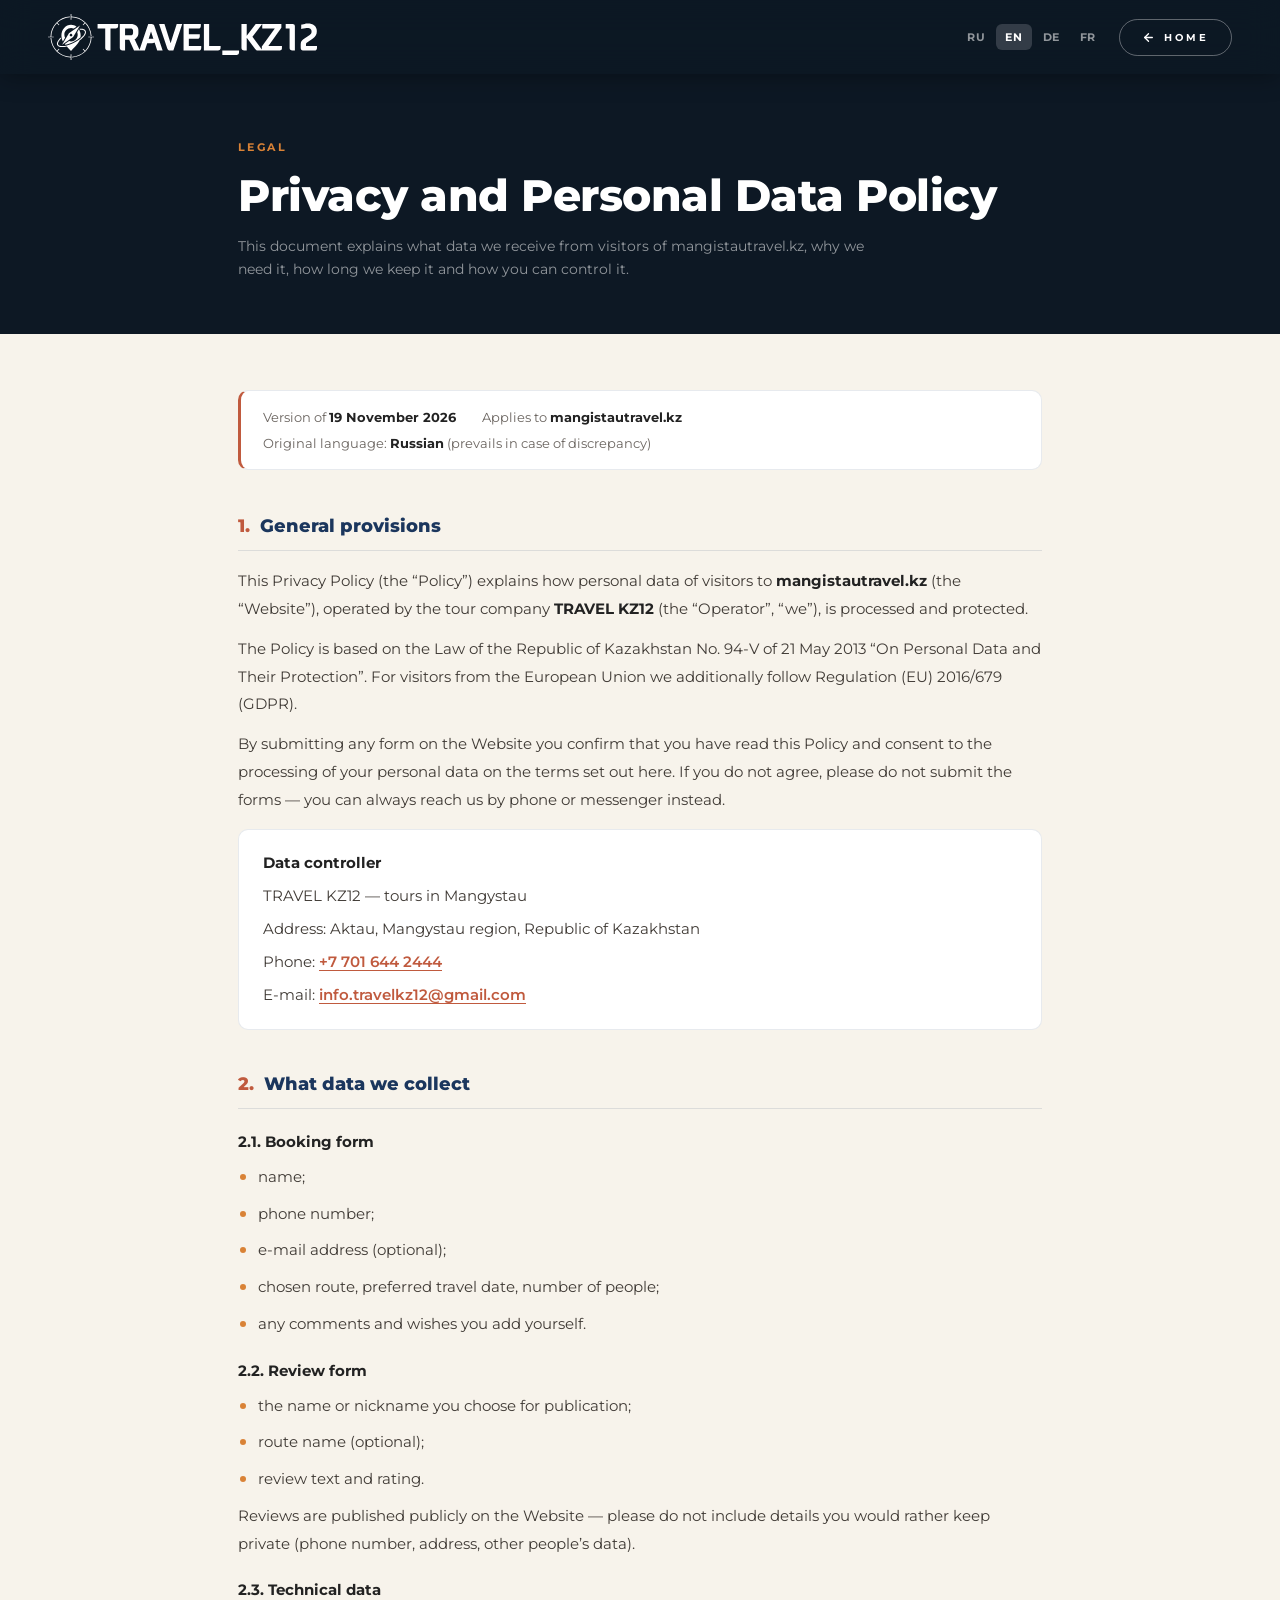
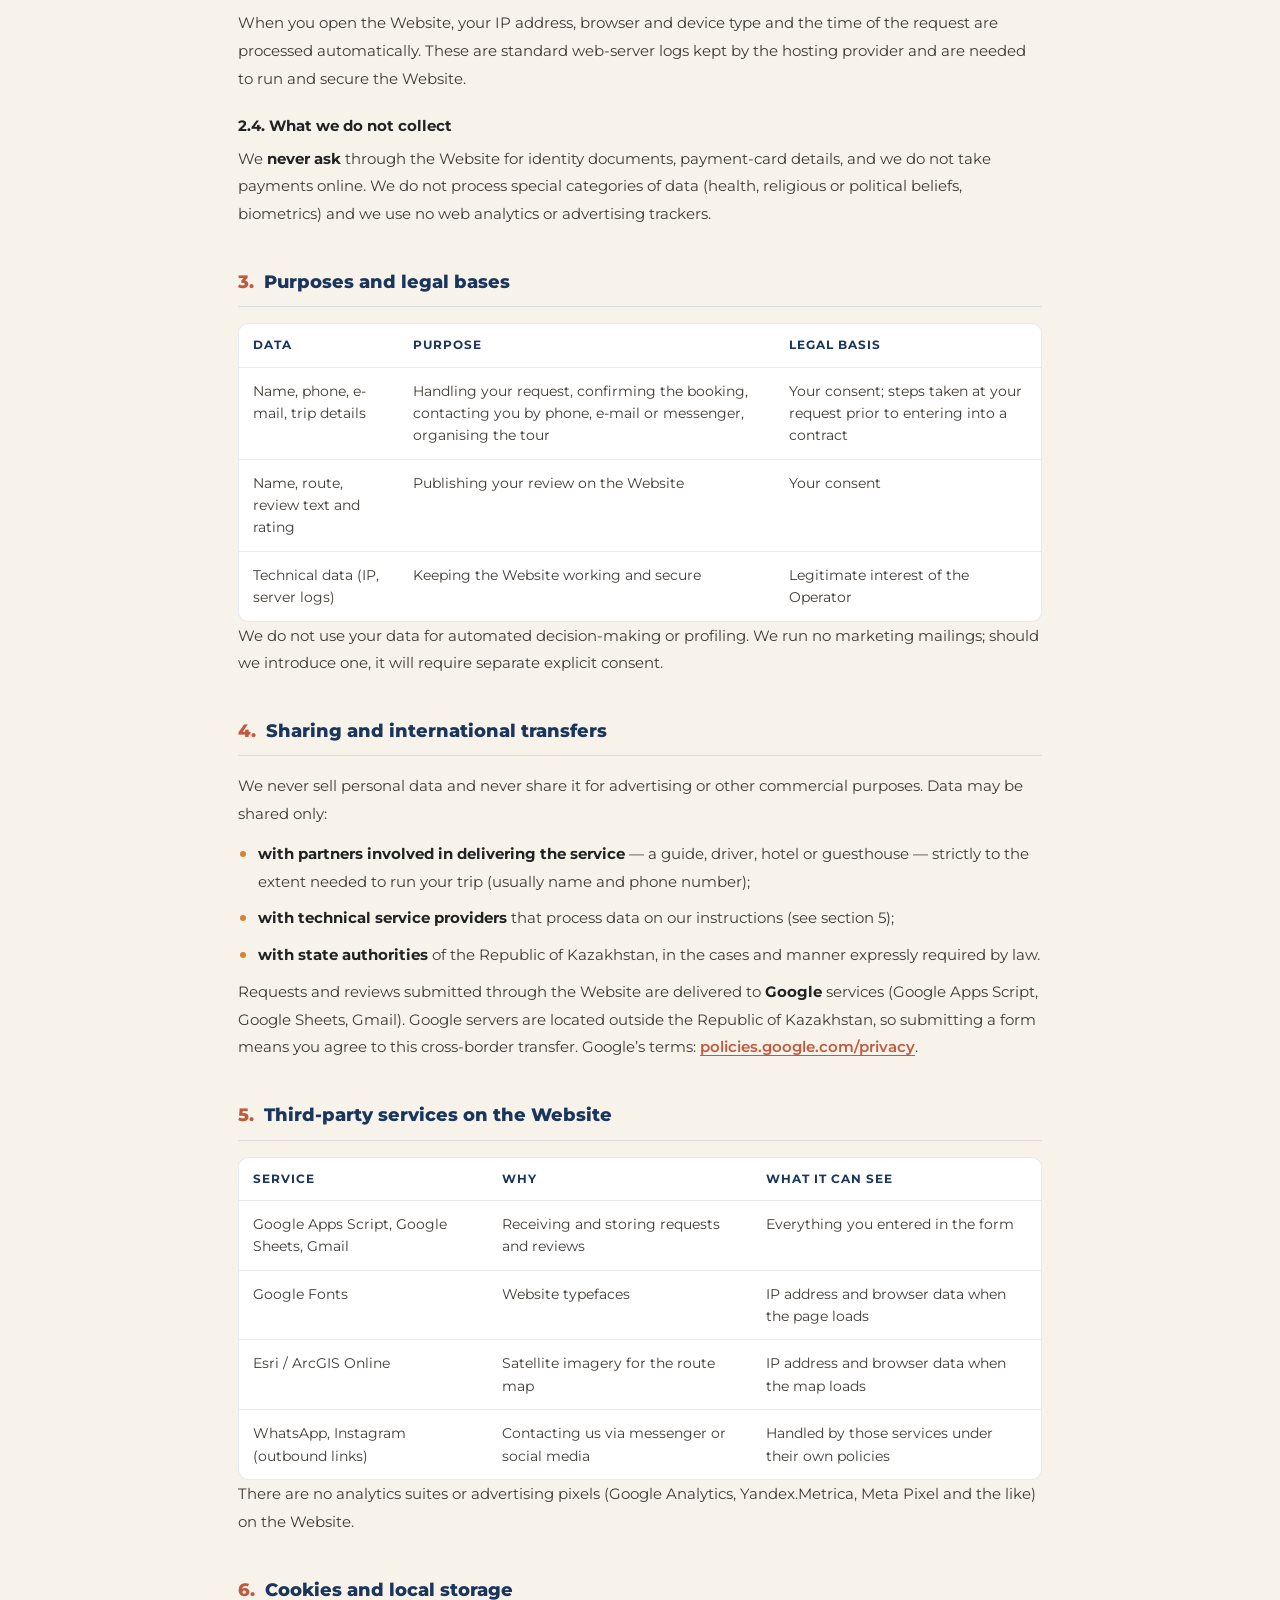
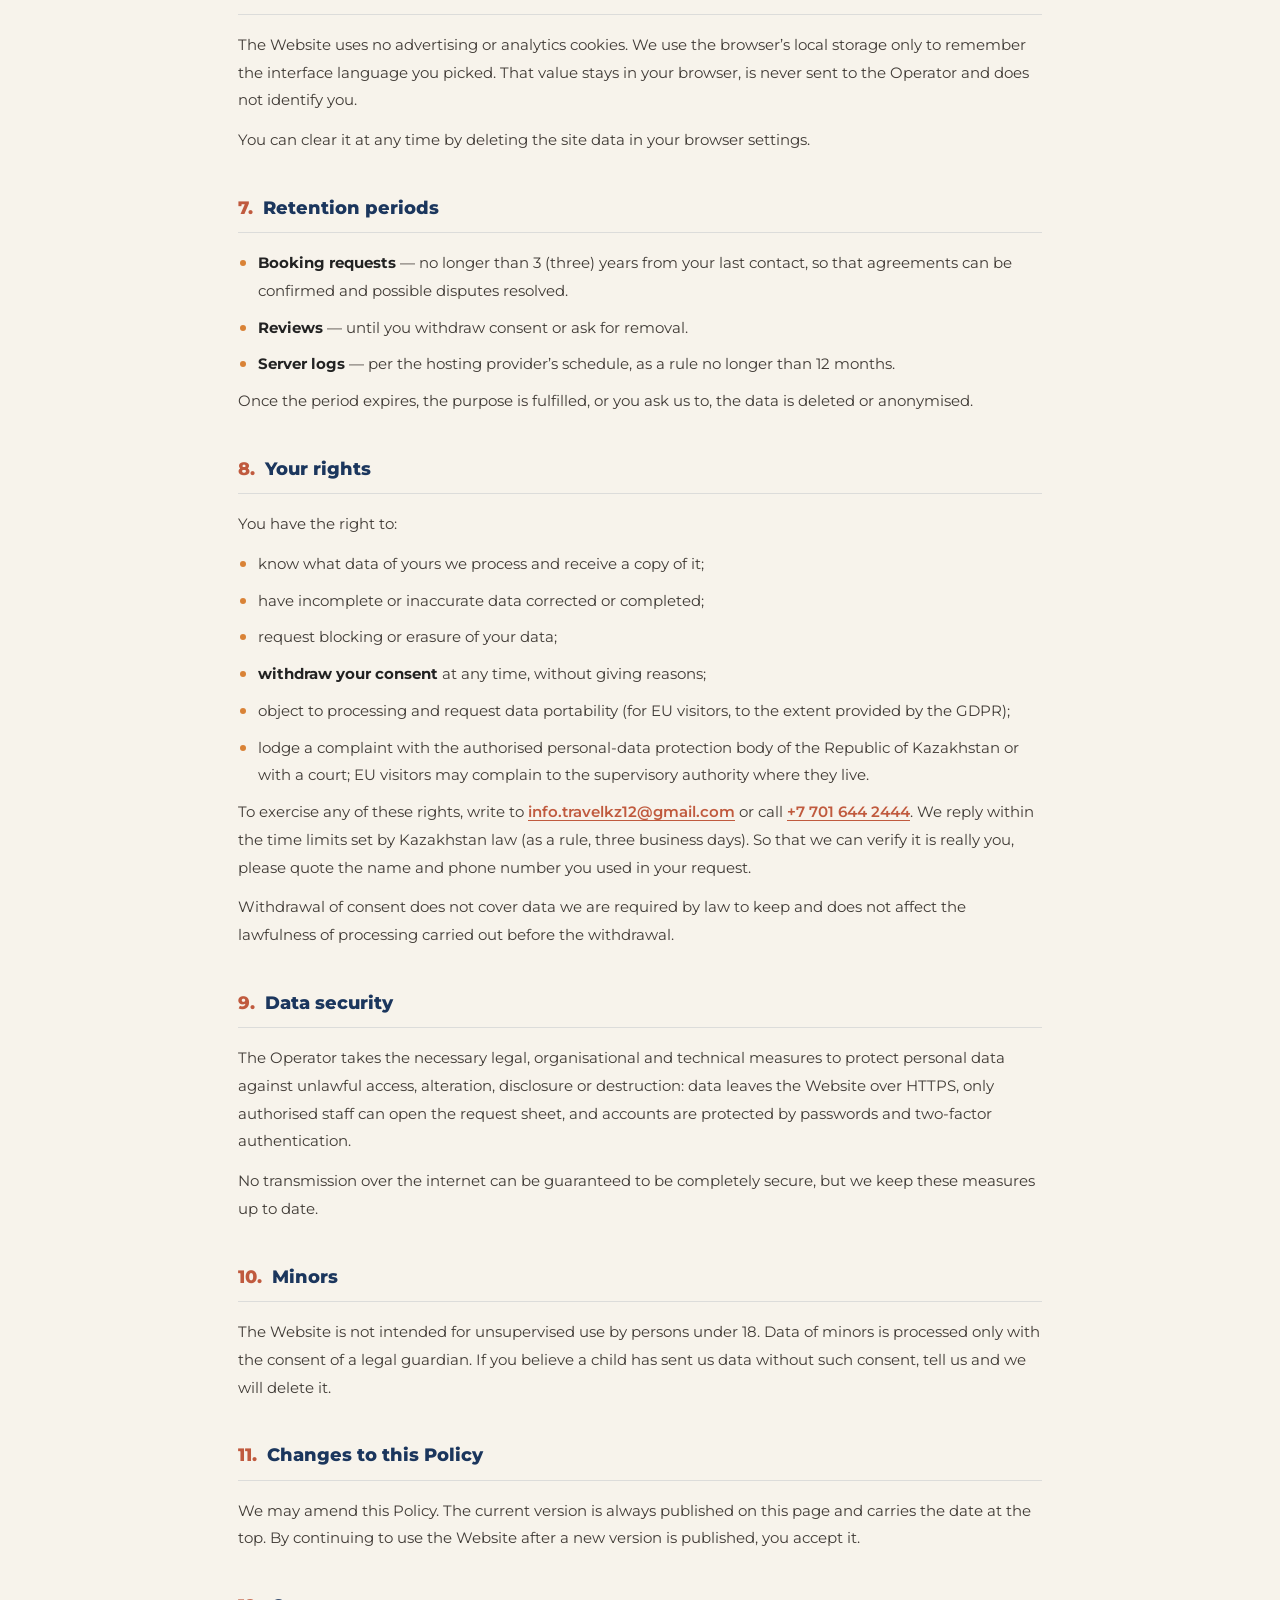
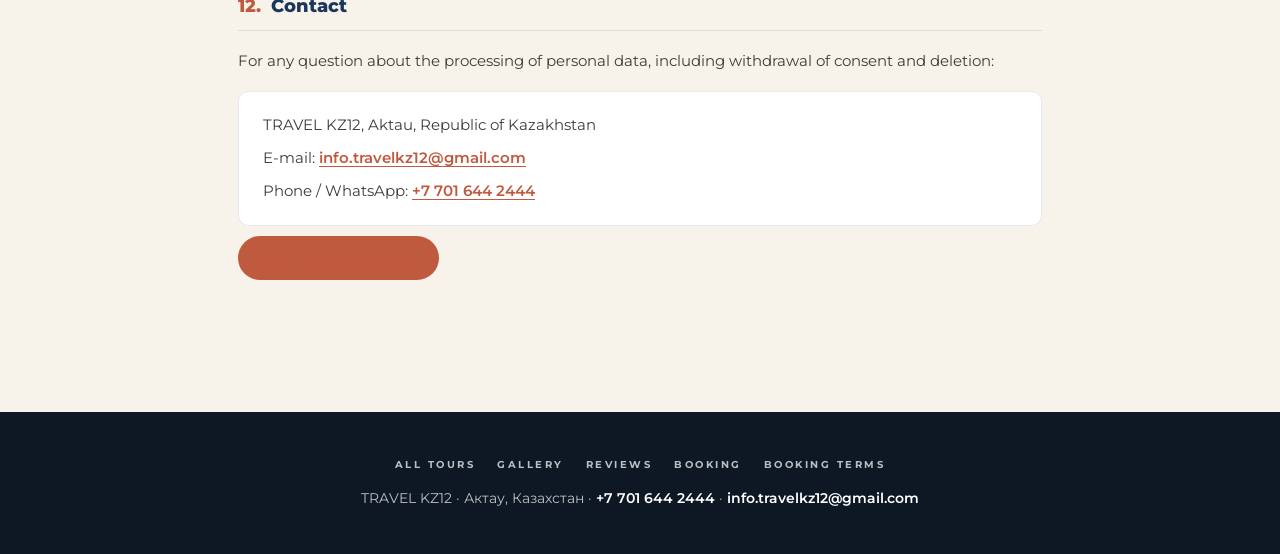
<file: privacy.html>
<!DOCTYPE html>
<html lang="ru">
<head>
  <meta charset="UTF-8">
  <meta name="viewport" content="width=device-width, initial-scale=1.0">

  <title>Политика конфиденциальности — TRAVEL KZ12 | Туры по Мангистау</title>
  <meta name="description" content="Политика конфиденциальности и обработки персональных данных сайта mangistautravel.kz: какие данные мы собираем, зачем, сколько храним и как отозвать согласие.">
  <meta name="robots" content="index, follow">
  <link rel="canonical" href="https://mangistautravel.kz/privacy.html">
  <!-- Icons -->
  <link rel="icon" href="favicon.svg" type="image/svg+xml">
  <link rel="icon" href="favicon-96.png" sizes="96x96" type="image/png">
  <link rel="apple-touch-icon" href="apple-touch-icon.png">

  <meta property="og:type" content="article">
  <meta property="og:url" content="https://mangistautravel.kz/privacy.html">
  <meta property="og:title" content="Политика конфиденциальности — TRAVEL KZ12">
  <meta property="og:description" content="Как TRAVEL KZ12 обрабатывает и защищает персональные данные посетителей сайта.">
  <meta property="og:locale" content="ru_RU">
  <meta property="og:site_name" content="TRAVEL KZ12">
  <meta name="twitter:card" content="summary_large_image">
  <meta property="og:image" content="https://mangistautravel.kz/og-image.png">
  <meta property="og:image:width" content="1200">
  <meta property="og:image:height" content="630">
  <meta property="og:image:alt" content="TRAVEL KZ12 — туры по Мангистау">
  <meta name="twitter:image" content="https://mangistautravel.kz/og-image.png">

  <link rel="preconnect" href="https://fonts.googleapis.com">
  <link rel="preconnect" href="https://fonts.gstatic.com" crossorigin>
  <link href="https://fonts.googleapis.com/css2?family=Montserrat:wght@300;400;500;600;700;800;900&display=swap" rel="stylesheet">
  <link rel="stylesheet" href="tour.css?v=20261120">

  <link rel="stylesheet" href="legal.css?v=20261120">
</head>
<body>

<!-- ===================== HEADER ===================== -->
<header class="tp-nav">
  <a href="index.html" class="nav-logo" aria-label="TRAVEL KZ12">
    <img src="NEW-LOGO.svg" alt="TRAVEL KZ12" height="46" width="auto">
  </a>
  <div class="tp-nav-right">
    <div class="pp-lang" id="ppLang">
      <button type="button" data-lang="ru">RU</button>
      <button type="button" data-lang="en">EN</button>
      <button type="button" data-lang="de">DE</button>
      <button type="button" data-lang="fr">FR</button>
    </div>
    <a href="index.html" class="tp-back"><svg width="13" height="13" viewBox="0 0 24 24" fill="none" stroke="currentColor" stroke-width="2.5" stroke-linecap="round" stroke-linejoin="round" aria-hidden="true"><line x1="19" y1="12" x2="5" y2="12"/><polyline points="12 19 5 12 12 5"/></svg><span data-ui="back">На главную</span></a>
  </div>
</header>

<!-- ===================== HERO ===================== -->
<section class="pp-head">
  <div class="container">
    <span class="pp-eyebrow" data-ui="eyebrow">Правовая информация</span>
    <h1 data-ui="title">Политика конфиденциальности и обработки персональных данных</h1>
    <p data-ui="sub">Документ описывает, какие данные мы получаем от посетителей сайта mangistautravel.kz, зачем они нужны, сколько хранятся и как вы можете ими управлять.</p>
  </div>
</section>

<main class="pp-main">
  <div class="container">

<!-- ============================================================
     RU — основная (юридически значимая) редакция
     TODO владельцу сайта: подставьте полное юридическое наименование
     (ИП «…» / ТОО «…») и БИН/ИИН в блок «Оператор» в разделе 1,
     и продублируйте их в EN/DE/FR-версиях ниже.
============================================================ -->
<article class="pp-doc" data-doc="ru">

  <div class="pp-meta">
    <span>Редакция от <b>19 ноября 2026 г.</b></span>
    <span>Действует для сайта <b>mangistautravel.kz</b></span>
    <span>Язык оригинала: <b>русский</b></span>
  </div>

  <section class="pp-sec">
    <h2><span>1.</span>Общие положения</h2>
    <p>Настоящая Политика конфиденциальности (далее — «Политика») определяет порядок обработки и защиты персональных данных посетителей сайта <strong>mangistautravel.kz</strong> (далее — «Сайт»), принадлежащего туристической компании <strong>TRAVEL KZ12</strong> (далее — «Оператор», «мы»).</p>
    <p>Политика разработана в соответствии с Законом Республики Казахстан от 21 мая 2013 года № 94-V «О персональных данных и их защите». В отношении посетителей из Европейского союза мы дополнительно руководствуемся Регламентом (ЕС) 2016/679 (GDPR).</p>
    <p>Отправляя данные через любую форму на Сайте, вы подтверждаете, что ознакомились с настоящей Политикой, и даёте согласие на обработку своих персональных данных на изложенных в ней условиях. Если вы не согласны с Политикой — не отправляйте данные через формы Сайта; вы всегда можете связаться с нами по телефону или в мессенджере.</p>
    <div class="pp-card">
      <p><strong>Оператор персональных данных</strong></p>
      <p>TRAVEL KZ12 — туры по Мангистау</p>
      <p>Адрес: г. Актау, Мангистауская область, Республика Казахстан</p>
      <p>Телефон: <a href="tel:+77016442444">+7 701 644 2444</a></p>
      <p>E-mail: <a href="mailto:info.travelkz12@gmail.com">info.travelkz12@gmail.com</a></p>
    </div>
  </section>

  <section class="pp-sec">
    <h2><span>2.</span>Какие данные мы собираем</h2>
    <h3>2.1. Форма бронирования тура</h3>
    <ul>
      <li>имя;</li>
      <li>номер телефона;</li>
      <li>адрес электронной почты (по желанию);</li>
      <li>выбранный маршрут, желаемая дата поездки, количество человек;</li>
      <li>комментарий и пожелания, которые вы указываете сами.</li>
    </ul>
    <h3>2.2. Форма отзыва</h3>
    <ul>
      <li>имя или псевдоним, который вы указываете для публикации;</li>
      <li>название маршрута (необязательно);</li>
      <li>текст отзыва и оценка.</li>
    </ul>
    <p>Отзыв публикуется на Сайте в открытом доступе — не указывайте в нём сведения, которые вы не хотите раскрывать (телефон, адрес, данные других людей).</p>
    <h3>2.3. Технические данные</h3>
    <p>При обращении к Сайту автоматически обрабатываются IP-адрес, тип браузера и устройства, дата и время обращения — это стандартные журналы веб-сервера хостинг-провайдера, необходимые для работы и безопасности Сайта.</p>
    <h3>2.4. Чего мы не собираем</h3>
    <p>Мы <strong>не запрашиваем</strong> через Сайт копии документов, удостоверяющих личность, реквизиты банковских карт и не принимаем платежи онлайн. Мы не обрабатываем специальные категории данных (сведения о здоровье, религиозных или политических убеждениях, биометрию) и не используем системы веб-аналитики и рекламного отслеживания.</p>
  </section>

  <section class="pp-sec">
    <h2><span>3.</span>Цели обработки и правовые основания</h2>
    <div class="pp-table-wrap">
      <table class="pp-table">
        <thead>
          <tr><th>Данные</th><th>Цель</th><th>Основание</th></tr>
        </thead>
        <tbody>
          <tr>
            <td>Имя, телефон, e-mail, параметры поездки</td>
            <td>Обработка заявки, подтверждение бронирования, связь с вами по телефону, e-mail или в мессенджере, организация тура</td>
            <td>Ваше согласие; принятие мер для заключения договора по вашей просьбе</td>
          </tr>
          <tr>
            <td>Имя, маршрут, текст и оценка отзыва</td>
            <td>Публикация отзыва на Сайте</td>
            <td>Ваше согласие</td>
          </tr>
          <tr>
            <td>Технические данные (IP, журналы сервера)</td>
            <td>Обеспечение работоспособности и безопасности Сайта</td>
            <td>Законный интерес Оператора</td>
          </tr>
        </tbody>
      </table>
    </div>
    <p>Мы не используем ваши данные для автоматизированного принятия решений и профилирования. Рекламных рассылок мы не ведём; если такая рассылка появится, подписка будет возможна только по отдельному явному согласию.</p>
  </section>

  <section class="pp-sec">
    <h2><span>4.</span>Передача третьим лицам и трансграничная передача</h2>
    <p>Мы не продаём персональные данные и не передаём их третьим лицам в рекламных или иных коммерческих целях. Передача возможна только в следующих случаях:</p>
    <ul>
      <li><strong>Партнёрам, участвующим в оказании услуги</strong> — гиду, водителю, гостинице или гостевому дому — исключительно в объёме, необходимом для организации вашей поездки (как правило, имя и номер телефона).</li>
      <li><strong>Поставщикам технических сервисов</strong>, которые обрабатывают данные по нашему поручению (см. раздел 5).</li>
      <li><strong>Государственным органам</strong> Республики Казахстан — в случаях и в порядке, прямо предусмотренных законодательством.</li>
    </ul>
    <p>Заявки и отзывы, отправленные через формы Сайта, поступают в сервисы <strong>Google</strong> (Google Apps Script, Google Таблицы, Gmail). Серверы Google расположены за пределами Республики Казахстан, поэтому отправка формы означает согласие на трансграничную передачу ваших данных. Условия обработки Google: <a href="https://policies.google.com/privacy" target="_blank" rel="noopener">policies.google.com/privacy</a>.</p>
  </section>

  <section class="pp-sec">
    <h2><span>5.</span>Сторонние сервисы на Сайте</h2>
    <div class="pp-table-wrap">
      <table class="pp-table">
        <thead>
          <tr><th>Сервис</th><th>Для чего</th><th>Какие данные ему доступны</th></tr>
        </thead>
        <tbody>
          <tr>
            <td>Google Apps Script, Google Таблицы, Gmail</td>
            <td>Приём и хранение заявок и отзывов</td>
            <td>Всё, что вы указали в форме</td>
          </tr>
          <tr>
            <td>Google Fonts</td>
            <td>Шрифты оформления Сайта</td>
            <td>IP-адрес и данные браузера при загрузке страницы</td>
          </tr>
          <tr>
            <td>Esri / ArcGIS Online</td>
            <td>Спутниковая подложка интерактивной карты маршрутов</td>
            <td>IP-адрес и данные браузера при загрузке карты</td>
          </tr>
          <tr>
            <td>WhatsApp, Instagram (переход по ссылке)</td>
            <td>Связь с нами в мессенджере и соцсети</td>
            <td>Данные обрабатываются этими сервисами по их собственным политикам</td>
          </tr>
        </tbody>
      </table>
    </div>
    <p>Систем веб-аналитики и рекламных пикселей (Google Analytics, Яндекс.Метрика, Meta Pixel и подобных) на Сайте нет.</p>
  </section>

  <section class="pp-sec">
    <h2><span>6.</span>Файлы cookie и локальное хранилище</h2>
    <p>Сайт не использует рекламные и аналитические cookie. Мы применяем локальное хранилище браузера (localStorage) только для того, чтобы запомнить выбранный вами язык интерфейса. Эти сведения остаются в вашем браузере, не передаются Оператору и не позволяют вас идентифицировать.</p>
    <p>Очистить их можно в любой момент, удалив данные сайта в настройках браузера.</p>
  </section>

  <section class="pp-sec">
    <h2><span>7.</span>Сроки хранения</h2>
    <ul>
      <li><strong>Заявки на туры</strong> — не более 3 (трёх) лет с даты последнего обращения; этот срок нужен для подтверждения договорённостей и разрешения возможных споров.</li>
      <li><strong>Отзывы</strong> — до отзыва вашего согласия или до вашего требования об удалении.</li>
      <li><strong>Технические журналы сервера</strong> — в соответствии со сроками хостинг-провайдера, как правило не более 12 месяцев.</li>
    </ul>
    <p>По истечении срока хранения, по достижении цели обработки или по вашему требованию данные удаляются либо обезличиваются.</p>
  </section>

  <section class="pp-sec">
    <h2><span>8.</span>Ваши права</h2>
    <p>Вы имеете право:</p>
    <ul>
      <li>получить информацию о том, какие ваши данные мы обрабатываем, и их копию;</li>
      <li>потребовать уточнения, изменения или дополнения данных, если они неполные или неточные;</li>
      <li>потребовать блокирования или удаления данных;</li>
      <li>в любой момент <strong>отозвать согласие</strong> на обработку — без объяснения причин;</li>
      <li>возражать против обработки и требовать переносимости данных (для посетителей из ЕС — в объёме, предусмотренном GDPR);</li>
      <li>обжаловать наши действия в уполномоченном органе по защите персональных данных Республики Казахстан или в суде; для посетителей из ЕС — в надзорном органе по месту жительства.</li>
    </ul>
    <p>Для реализации любого из этих прав напишите нам на <a href="mailto:info.travelkz12@gmail.com">info.travelkz12@gmail.com</a> или позвоните по номеру <a href="tel:+77016442444">+7 701 644 2444</a>. Мы отвечаем на обращение в сроки, установленные законодательством Республики Казахстан (как правило, в течение трёх рабочих дней). Чтобы мы могли убедиться, что обращение исходит от вас, укажите имя и номер телефона, которые вы оставляли в заявке.</p>
    <p>Отзыв согласия не распространяется на данные, которые мы обязаны хранить в силу закона, и не влияет на законность обработки, совершённой до отзыва.</p>
  </section>

  <section class="pp-sec">
    <h2><span>9.</span>Защита данных</h2>
    <p>Оператор принимает необходимые правовые, организационные и технические меры для защиты персональных данных от неправомерного доступа, изменения, раскрытия или уничтожения: передача данных с Сайта осуществляется по защищённому протоколу HTTPS, доступ к таблице заявок имеют только уполномоченные сотрудники, учётные записи защищены паролями и двухфакторной аутентификацией.</p>
    <p>Полную защиту информации при передаче через интернет гарантировать невозможно, однако мы поддерживаем принятые меры в актуальном состоянии.</p>
  </section>

  <section class="pp-sec">
    <h2><span>10.</span>Несовершеннолетние</h2>
    <p>Сайт не предназначен для самостоятельного использования лицами младше 18 лет. Персональные данные несовершеннолетних обрабатываются только с согласия их законного представителя. Если вы обнаружили, что ребёнок передал нам данные без такого согласия, сообщите нам — мы их удалим.</p>
  </section>

  <section class="pp-sec">
    <h2><span>11.</span>Изменения Политики</h2>
    <p>Мы вправе изменять настоящую Политику. Актуальная редакция всегда размещена на этой странице, дата редакции указана в начале документа. Продолжая пользоваться Сайтом после публикации новой редакции, вы принимаете её условия.</p>
  </section>

  <section class="pp-sec">
    <h2><span>12.</span>Контакты</h2>
    <p>По любым вопросам об обработке персональных данных, включая отзыв согласия и удаление данных:</p>
    <div class="pp-card">
      <p>TRAVEL KZ12, г. Актау, Республика Казахстан</p>
      <p>E-mail: <a href="mailto:info.travelkz12@gmail.com">info.travelkz12@gmail.com</a></p>
      <p>Телефон / WhatsApp: <a href="tel:+77016442444">+7 701 644 2444</a></p>
    </div>
    <a href="index.html" class="fbtn pp-top"><span class="ftxt">Вернуться на сайт</span></a>
  </section>

</article>

<!-- ============================================================
     EN — courtesy translation
============================================================ -->
<article class="pp-doc" data-doc="en">

  <div class="pp-meta">
    <span>Version of <b>19 November 2026</b></span>
    <span>Applies to <b>mangistautravel.kz</b></span>
    <span>Original language: <b>Russian</b> (prevails in case of discrepancy)</span>
  </div>

  <section class="pp-sec">
    <h2><span>1.</span>General provisions</h2>
    <p>This Privacy Policy (the “Policy”) explains how personal data of visitors to <strong>mangistautravel.kz</strong> (the “Website”), operated by the tour company <strong>TRAVEL KZ12</strong> (the “Operator”, “we”), is processed and protected.</p>
    <p>The Policy is based on the Law of the Republic of Kazakhstan No. 94-V of 21 May 2013 “On Personal Data and Their Protection”. For visitors from the European Union we additionally follow Regulation (EU) 2016/679 (GDPR).</p>
    <p>By submitting any form on the Website you confirm that you have read this Policy and consent to the processing of your personal data on the terms set out here. If you do not agree, please do not submit the forms — you can always reach us by phone or messenger instead.</p>
    <div class="pp-card">
      <p><strong>Data controller</strong></p>
      <p>TRAVEL KZ12 — tours in Mangystau</p>
      <p>Address: Aktau, Mangystau region, Republic of Kazakhstan</p>
      <p>Phone: <a href="tel:+77016442444">+7 701 644 2444</a></p>
      <p>E-mail: <a href="mailto:info.travelkz12@gmail.com">info.travelkz12@gmail.com</a></p>
    </div>
  </section>

  <section class="pp-sec">
    <h2><span>2.</span>What data we collect</h2>
    <h3>2.1. Booking form</h3>
    <ul>
      <li>name;</li>
      <li>phone number;</li>
      <li>e-mail address (optional);</li>
      <li>chosen route, preferred travel date, number of people;</li>
      <li>any comments and wishes you add yourself.</li>
    </ul>
    <h3>2.2. Review form</h3>
    <ul>
      <li>the name or nickname you choose for publication;</li>
      <li>route name (optional);</li>
      <li>review text and rating.</li>
    </ul>
    <p>Reviews are published publicly on the Website — please do not include details you would rather keep private (phone number, address, other people’s data).</p>
    <h3>2.3. Technical data</h3>
    <p>When you open the Website, your IP address, browser and device type and the time of the request are processed automatically. These are standard web-server logs kept by the hosting provider and are needed to run and secure the Website.</p>
    <h3>2.4. What we do not collect</h3>
    <p>We <strong>never ask</strong> through the Website for identity documents, payment-card details, and we do not take payments online. We do not process special categories of data (health, religious or political beliefs, biometrics) and we use no web analytics or advertising trackers.</p>
  </section>

  <section class="pp-sec">
    <h2><span>3.</span>Purposes and legal bases</h2>
    <div class="pp-table-wrap">
      <table class="pp-table">
        <thead>
          <tr><th>Data</th><th>Purpose</th><th>Legal basis</th></tr>
        </thead>
        <tbody>
          <tr>
            <td>Name, phone, e-mail, trip details</td>
            <td>Handling your request, confirming the booking, contacting you by phone, e-mail or messenger, organising the tour</td>
            <td>Your consent; steps taken at your request prior to entering into a contract</td>
          </tr>
          <tr>
            <td>Name, route, review text and rating</td>
            <td>Publishing your review on the Website</td>
            <td>Your consent</td>
          </tr>
          <tr>
            <td>Technical data (IP, server logs)</td>
            <td>Keeping the Website working and secure</td>
            <td>Legitimate interest of the Operator</td>
          </tr>
        </tbody>
      </table>
    </div>
    <p>We do not use your data for automated decision-making or profiling. We run no marketing mailings; should we introduce one, it will require separate explicit consent.</p>
  </section>

  <section class="pp-sec">
    <h2><span>4.</span>Sharing and international transfers</h2>
    <p>We never sell personal data and never share it for advertising or other commercial purposes. Data may be shared only:</p>
    <ul>
      <li><strong>with partners involved in delivering the service</strong> — a guide, driver, hotel or guesthouse — strictly to the extent needed to run your trip (usually name and phone number);</li>
      <li><strong>with technical service providers</strong> that process data on our instructions (see section 5);</li>
      <li><strong>with state authorities</strong> of the Republic of Kazakhstan, in the cases and manner expressly required by law.</li>
    </ul>
    <p>Requests and reviews submitted through the Website are delivered to <strong>Google</strong> services (Google Apps Script, Google Sheets, Gmail). Google servers are located outside the Republic of Kazakhstan, so submitting a form means you agree to this cross-border transfer. Google’s terms: <a href="https://policies.google.com/privacy" target="_blank" rel="noopener">policies.google.com/privacy</a>.</p>
  </section>

  <section class="pp-sec">
    <h2><span>5.</span>Third-party services on the Website</h2>
    <div class="pp-table-wrap">
      <table class="pp-table">
        <thead>
          <tr><th>Service</th><th>Why</th><th>What it can see</th></tr>
        </thead>
        <tbody>
          <tr>
            <td>Google Apps Script, Google Sheets, Gmail</td>
            <td>Receiving and storing requests and reviews</td>
            <td>Everything you entered in the form</td>
          </tr>
          <tr>
            <td>Google Fonts</td>
            <td>Website typefaces</td>
            <td>IP address and browser data when the page loads</td>
          </tr>
          <tr>
            <td>Esri / ArcGIS Online</td>
            <td>Satellite imagery for the route map</td>
            <td>IP address and browser data when the map loads</td>
          </tr>
          <tr>
            <td>WhatsApp, Instagram (outbound links)</td>
            <td>Contacting us via messenger or social media</td>
            <td>Handled by those services under their own policies</td>
          </tr>
        </tbody>
      </table>
    </div>
    <p>There are no analytics suites or advertising pixels (Google Analytics, Yandex.Metrica, Meta Pixel and the like) on the Website.</p>
  </section>

  <section class="pp-sec">
    <h2><span>6.</span>Cookies and local storage</h2>
    <p>The Website uses no advertising or analytics cookies. We use the browser’s local storage only to remember the interface language you picked. That value stays in your browser, is never sent to the Operator and does not identify you.</p>
    <p>You can clear it at any time by deleting the site data in your browser settings.</p>
  </section>

  <section class="pp-sec">
    <h2><span>7.</span>Retention periods</h2>
    <ul>
      <li><strong>Booking requests</strong> — no longer than 3 (three) years from your last contact, so that agreements can be confirmed and possible disputes resolved.</li>
      <li><strong>Reviews</strong> — until you withdraw consent or ask for removal.</li>
      <li><strong>Server logs</strong> — per the hosting provider’s schedule, as a rule no longer than 12 months.</li>
    </ul>
    <p>Once the period expires, the purpose is fulfilled, or you ask us to, the data is deleted or anonymised.</p>
  </section>

  <section class="pp-sec">
    <h2><span>8.</span>Your rights</h2>
    <p>You have the right to:</p>
    <ul>
      <li>know what data of yours we process and receive a copy of it;</li>
      <li>have incomplete or inaccurate data corrected or completed;</li>
      <li>request blocking or erasure of your data;</li>
      <li><strong>withdraw your consent</strong> at any time, without giving reasons;</li>
      <li>object to processing and request data portability (for EU visitors, to the extent provided by the GDPR);</li>
      <li>lodge a complaint with the authorised personal-data protection body of the Republic of Kazakhstan or with a court; EU visitors may complain to the supervisory authority where they live.</li>
    </ul>
    <p>To exercise any of these rights, write to <a href="mailto:info.travelkz12@gmail.com">info.travelkz12@gmail.com</a> or call <a href="tel:+77016442444">+7 701 644 2444</a>. We reply within the time limits set by Kazakhstan law (as a rule, three business days). So that we can verify it is really you, please quote the name and phone number you used in your request.</p>
    <p>Withdrawal of consent does not cover data we are required by law to keep and does not affect the lawfulness of processing carried out before the withdrawal.</p>
  </section>

  <section class="pp-sec">
    <h2><span>9.</span>Data security</h2>
    <p>The Operator takes the necessary legal, organisational and technical measures to protect personal data against unlawful access, alteration, disclosure or destruction: data leaves the Website over HTTPS, only authorised staff can open the request sheet, and accounts are protected by passwords and two-factor authentication.</p>
    <p>No transmission over the internet can be guaranteed to be completely secure, but we keep these measures up to date.</p>
  </section>

  <section class="pp-sec">
    <h2><span>10.</span>Minors</h2>
    <p>The Website is not intended for unsupervised use by persons under 18. Data of minors is processed only with the consent of a legal guardian. If you believe a child has sent us data without such consent, tell us and we will delete it.</p>
  </section>

  <section class="pp-sec">
    <h2><span>11.</span>Changes to this Policy</h2>
    <p>We may amend this Policy. The current version is always published on this page and carries the date at the top. By continuing to use the Website after a new version is published, you accept it.</p>
  </section>

  <section class="pp-sec">
    <h2><span>12.</span>Contact</h2>
    <p>For any question about the processing of personal data, including withdrawal of consent and deletion:</p>
    <div class="pp-card">
      <p>TRAVEL KZ12, Aktau, Republic of Kazakhstan</p>
      <p>E-mail: <a href="mailto:info.travelkz12@gmail.com">info.travelkz12@gmail.com</a></p>
      <p>Phone / WhatsApp: <a href="tel:+77016442444">+7 701 644 2444</a></p>
    </div>
    <a href="index.html" class="fbtn pp-top"><span class="ftxt">Back to the website</span></a>
  </section>

</article>

<!-- ============================================================
     DE — Übersetzung
============================================================ -->
<article class="pp-doc" data-doc="de">

  <div class="pp-meta">
    <span>Fassung vom <b>19. November 2026</b></span>
    <span>Gilt für <b>mangistautravel.kz</b></span>
    <span>Originalsprache: <b>Russisch</b> (im Zweifel maßgeblich)</span>
  </div>

  <section class="pp-sec">
    <h2><span>1.</span>Allgemeines</h2>
    <p>Diese Datenschutzerklärung (die „Erklärung“) beschreibt, wie personenbezogene Daten der Besucher von <strong>mangistautravel.kz</strong> (die „Website“) durch den Reiseveranstalter <strong>TRAVEL KZ12</strong> (der „Betreiber“, „wir“) verarbeitet und geschützt werden.</p>
    <p>Grundlage ist das Gesetz der Republik Kasachstan Nr. 94-V vom 21. Mai 2013 „Über personenbezogene Daten und deren Schutz“. Für Besucher aus der Europäischen Union beachten wir zusätzlich die Verordnung (EU) 2016/679 (DSGVO).</p>
    <p>Mit dem Absenden eines Formulars auf der Website bestätigen Sie, dass Sie diese Erklärung gelesen haben, und willigen in die Verarbeitung Ihrer Daten zu den hier genannten Bedingungen ein. Sind Sie nicht einverstanden, senden Sie bitte kein Formular ab — Sie erreichen uns jederzeit telefonisch oder per Messenger.</p>
    <div class="pp-card">
      <p><strong>Verantwortlicher</strong></p>
      <p>TRAVEL KZ12 — Touren in Mangystau</p>
      <p>Anschrift: Aktau, Gebiet Mangystau, Republik Kasachstan</p>
      <p>Telefon: <a href="tel:+77016442444">+7 701 644 2444</a></p>
      <p>E-Mail: <a href="mailto:info.travelkz12@gmail.com">info.travelkz12@gmail.com</a></p>
    </div>
  </section>

  <section class="pp-sec">
    <h2><span>2.</span>Welche Daten wir erheben</h2>
    <h3>2.1. Buchungsformular</h3>
    <ul>
      <li>Name;</li>
      <li>Telefonnummer;</li>
      <li>E-Mail-Adresse (freiwillig);</li>
      <li>gewählte Route, Wunschtermin, Personenzahl;</li>
      <li>Ihre eigenen Anmerkungen und Wünsche.</li>
    </ul>
    <h3>2.2. Bewertungsformular</h3>
    <ul>
      <li>Name oder Pseudonym, das Sie zur Veröffentlichung angeben;</li>
      <li>Routenname (freiwillig);</li>
      <li>Text der Bewertung und Sternebewertung.</li>
    </ul>
    <p>Bewertungen werden öffentlich auf der Website veröffentlicht — bitte nennen Sie darin keine Angaben, die privat bleiben sollen (Telefonnummer, Adresse, Daten Dritter).</p>
    <h3>2.3. Technische Daten</h3>
    <p>Beim Aufruf der Website werden IP-Adresse, Browser- und Gerätetyp sowie Datum und Uhrzeit automatisch verarbeitet. Das sind übliche Server-Protokolle des Hosting-Anbieters, die für Betrieb und Sicherheit der Website erforderlich sind.</p>
    <h3>2.4. Was wir nicht erheben</h3>
    <p>Wir fragen über die Website <strong>keine</strong> Ausweisdokumente oder Zahlungskartendaten ab und nehmen keine Online-Zahlungen entgegen. Besondere Kategorien personenbezogener Daten (Gesundheit, religiöse oder politische Überzeugungen, Biometrie) verarbeiten wir nicht; Webanalyse- und Werbe-Tracker setzen wir nicht ein.</p>
  </section>

  <section class="pp-sec">
    <h2><span>3.</span>Zwecke und Rechtsgrundlagen</h2>
    <div class="pp-table-wrap">
      <table class="pp-table">
        <thead>
          <tr><th>Daten</th><th>Zweck</th><th>Rechtsgrundlage</th></tr>
        </thead>
        <tbody>
          <tr>
            <td>Name, Telefon, E-Mail, Reisedaten</td>
            <td>Bearbeitung der Anfrage, Buchungsbestätigung, Kontakt per Telefon, E-Mail oder Messenger, Organisation der Tour</td>
            <td>Ihre Einwilligung; vorvertragliche Maßnahmen auf Ihre Anfrage</td>
          </tr>
          <tr>
            <td>Name, Route, Bewertungstext und Sterne</td>
            <td>Veröffentlichung der Bewertung auf der Website</td>
            <td>Ihre Einwilligung</td>
          </tr>
          <tr>
            <td>Technische Daten (IP, Server-Logs)</td>
            <td>Betrieb und Sicherheit der Website</td>
            <td>Berechtigtes Interesse des Betreibers</td>
          </tr>
        </tbody>
      </table>
    </div>
    <p>Eine automatisierte Entscheidungsfindung oder ein Profiling findet nicht statt. Werbe-Newsletter versenden wir nicht; sollte sich das ändern, nur mit gesonderter ausdrücklicher Einwilligung.</p>
  </section>

  <section class="pp-sec">
    <h2><span>4.</span>Weitergabe und Drittlandübermittlung</h2>
    <p>Wir verkaufen keine personenbezogenen Daten und geben sie nicht zu Werbe- oder sonstigen kommerziellen Zwecken weiter. Eine Weitergabe erfolgt nur:</p>
    <ul>
      <li><strong>an Partner, die an der Leistung mitwirken</strong> — Guide, Fahrer, Hotel oder Gästehaus — ausschließlich im für Ihre Reise nötigen Umfang (in der Regel Name und Telefonnummer);</li>
      <li><strong>an technische Dienstleister</strong>, die Daten in unserem Auftrag verarbeiten (siehe Abschnitt 5);</li>
      <li><strong>an staatliche Stellen</strong> der Republik Kasachstan in den gesetzlich ausdrücklich vorgesehenen Fällen.</li>
    </ul>
    <p>Anfragen und Bewertungen aus den Formularen der Website laufen über Dienste von <strong>Google</strong> (Google Apps Script, Google Tabellen, Gmail). Die Server von Google stehen außerhalb der Republik Kasachstan; mit dem Absenden des Formulars willigen Sie in diese Drittlandübermittlung ein. Bedingungen von Google: <a href="https://policies.google.com/privacy" target="_blank" rel="noopener">policies.google.com/privacy</a>.</p>
  </section>

  <section class="pp-sec">
    <h2><span>5.</span>Dienste Dritter auf der Website</h2>
    <div class="pp-table-wrap">
      <table class="pp-table">
        <thead>
          <tr><th>Dienst</th><th>Wofür</th><th>Was er sieht</th></tr>
        </thead>
        <tbody>
          <tr>
            <td>Google Apps Script, Google Tabellen, Gmail</td>
            <td>Empfang und Speicherung von Anfragen und Bewertungen</td>
            <td>Alles, was Sie im Formular eingetragen haben</td>
          </tr>
          <tr>
            <td>Google Fonts</td>
            <td>Schriftarten der Website</td>
            <td>IP-Adresse und Browserdaten beim Laden der Seite</td>
          </tr>
          <tr>
            <td>Esri / ArcGIS Online</td>
            <td>Satellitenbilder der Routenkarte</td>
            <td>IP-Adresse und Browserdaten beim Laden der Karte</td>
          </tr>
          <tr>
            <td>WhatsApp, Instagram (externe Links)</td>
            <td>Kontakt per Messenger und soziale Netzwerke</td>
            <td>Verarbeitung durch diese Dienste nach deren eigenen Richtlinien</td>
          </tr>
        </tbody>
      </table>
    </div>
    <p>Analyse-Tools und Werbe-Pixel (Google Analytics, Yandex.Metrica, Meta-Pixel und ähnliche) sind auf der Website nicht eingebunden.</p>
  </section>

  <section class="pp-sec">
    <h2><span>6.</span>Cookies und lokaler Speicher</h2>
    <p>Die Website setzt keine Werbe- oder Analyse-Cookies ein. Den lokalen Speicher des Browsers (localStorage) nutzen wir nur, um die von Ihnen gewählte Sprache zu merken. Dieser Wert bleibt in Ihrem Browser, wird nicht an den Betreiber übertragen und lässt keine Identifizierung zu.</p>
    <p>Sie können ihn jederzeit löschen, indem Sie die Website-Daten in den Browsereinstellungen entfernen.</p>
  </section>

  <section class="pp-sec">
    <h2><span>7.</span>Speicherdauer</h2>
    <ul>
      <li><strong>Buchungsanfragen</strong> — höchstens 3 (drei) Jahre ab dem letzten Kontakt, um Absprachen belegen und mögliche Streitigkeiten klären zu können.</li>
      <li><strong>Bewertungen</strong> — bis zum Widerruf Ihrer Einwilligung oder bis zu Ihrem Löschverlangen.</li>
      <li><strong>Server-Protokolle</strong> — nach den Fristen des Hosting-Anbieters, in der Regel höchstens 12 Monate.</li>
    </ul>
    <p>Nach Ablauf der Frist, Zweckerreichung oder auf Ihr Verlangen werden die Daten gelöscht oder anonymisiert.</p>
  </section>

  <section class="pp-sec">
    <h2><span>8.</span>Ihre Rechte</h2>
    <p>Sie haben das Recht:</p>
    <ul>
      <li>zu erfahren, welche Ihrer Daten wir verarbeiten, und eine Kopie zu erhalten;</li>
      <li>unvollständige oder unrichtige Daten berichtigen oder vervollständigen zu lassen;</li>
      <li>Sperrung oder Löschung Ihrer Daten zu verlangen;</li>
      <li>Ihre <strong>Einwilligung jederzeit zu widerrufen</strong>, ohne Angabe von Gründen;</li>
      <li>der Verarbeitung zu widersprechen und Datenübertragbarkeit zu verlangen (für Besucher aus der EU im Umfang der DSGVO);</li>
      <li>sich bei der zuständigen Datenschutzbehörde der Republik Kasachstan oder bei Gericht zu beschweren; Besucher aus der EU können sich an die Aufsichtsbehörde ihres Wohnorts wenden.</li>
    </ul>
    <p>Schreiben Sie dafür an <a href="mailto:info.travelkz12@gmail.com">info.travelkz12@gmail.com</a> oder rufen Sie an: <a href="tel:+77016442444">+7 701 644 2444</a>. Wir antworten innerhalb der gesetzlichen Fristen Kasachstans (in der Regel drei Werktage). Damit wir Sie zuordnen können, nennen Sie bitte Name und Telefonnummer aus Ihrer Anfrage.</p>
    <p>Der Widerruf gilt nicht für Daten, die wir gesetzlich aufbewahren müssen, und berührt nicht die Rechtmäßigkeit der bis dahin erfolgten Verarbeitung.</p>
  </section>

  <section class="pp-sec">
    <h2><span>9.</span>Datensicherheit</h2>
    <p>Der Betreiber trifft die erforderlichen rechtlichen, organisatorischen und technischen Maßnahmen zum Schutz vor unbefugtem Zugriff, Veränderung, Offenlegung oder Vernichtung: die Übertragung von der Website erfolgt über HTTPS, Zugriff auf die Anfragetabelle haben nur befugte Mitarbeitende, Konten sind durch Passwörter und Zwei-Faktor-Authentifizierung geschützt.</p>
    <p>Eine vollständige Sicherheit bei der Übertragung über das Internet lässt sich nicht garantieren; wir halten die Maßnahmen jedoch aktuell.</p>
  </section>

  <section class="pp-sec">
    <h2><span>10.</span>Minderjährige</h2>
    <p>Die Website ist nicht für die eigenständige Nutzung durch Personen unter 18 Jahren bestimmt. Daten Minderjähriger verarbeiten wir nur mit Einwilligung der Erziehungsberechtigten. Hat ein Kind uns ohne diese Einwilligung Daten übermittelt, sagen Sie uns Bescheid — wir löschen sie.</p>
  </section>

  <section class="pp-sec">
    <h2><span>11.</span>Änderungen</h2>
    <p>Wir können diese Erklärung ändern. Die aktuelle Fassung steht stets auf dieser Seite und trägt oben das Datum. Nutzen Sie die Website nach Veröffentlichung einer neuen Fassung weiter, gilt diese als angenommen.</p>
  </section>

  <section class="pp-sec">
    <h2><span>12.</span>Kontakt</h2>
    <p>Bei Fragen zur Verarbeitung personenbezogener Daten, zum Widerruf der Einwilligung oder zur Löschung:</p>
    <div class="pp-card">
      <p>TRAVEL KZ12, Aktau, Republik Kasachstan</p>
      <p>E-Mail: <a href="mailto:info.travelkz12@gmail.com">info.travelkz12@gmail.com</a></p>
      <p>Telefon / WhatsApp: <a href="tel:+77016442444">+7 701 644 2444</a></p>
    </div>
    <a href="index.html" class="fbtn pp-top"><span class="ftxt">Zurück zur Website</span></a>
  </section>

</article>

<!-- ============================================================
     FR — traduction
============================================================ -->
<article class="pp-doc" data-doc="fr">

  <div class="pp-meta">
    <span>Version du <b>19 novembre 2026</b></span>
    <span>S’applique à <b>mangistautravel.kz</b></span>
    <span>Langue d’origine : <b>russe</b> (prévaut en cas de divergence)</span>
  </div>

  <section class="pp-sec">
    <h2><span>1.</span>Dispositions générales</h2>
    <p>La présente politique de confidentialité (la « Politique ») décrit comment les données personnelles des visiteurs du site <strong>mangistautravel.kz</strong> (le « Site »), exploité par le voyagiste <strong>TRAVEL KZ12</strong> (l’« Opérateur », « nous »), sont traitées et protégées.</p>
    <p>Elle repose sur la loi de la République du Kazakhstan n° 94-V du 21 mai 2013 « Sur les données personnelles et leur protection ». Pour les visiteurs de l’Union européenne, nous appliquons en outre le règlement (UE) 2016/679 (RGPD).</p>
    <p>En envoyant un formulaire du Site, vous confirmez avoir pris connaissance de la présente Politique et consentez au traitement de vos données dans les conditions décrites ici. Si vous n’êtes pas d’accord, n’envoyez pas de formulaire — vous pouvez toujours nous joindre par téléphone ou messagerie.</p>
    <div class="pp-card">
      <p><strong>Responsable du traitement</strong></p>
      <p>TRAVEL KZ12 — circuits au Mangystau</p>
      <p>Adresse : Aktaou, région de Mangystau, République du Kazakhstan</p>
      <p>Téléphone : <a href="tel:+77016442444">+7 701 644 2444</a></p>
      <p>E-mail : <a href="mailto:info.travelkz12@gmail.com">info.travelkz12@gmail.com</a></p>
    </div>
  </section>

  <section class="pp-sec">
    <h2><span>2.</span>Données que nous collectons</h2>
    <h3>2.1. Formulaire de réservation</h3>
    <ul>
      <li>prénom / nom ;</li>
      <li>numéro de téléphone ;</li>
      <li>adresse e-mail (facultative) ;</li>
      <li>circuit choisi, date souhaitée, nombre de personnes ;</li>
      <li>commentaires et souhaits que vous saisissez vous-même.</li>
    </ul>
    <h3>2.2. Formulaire d’avis</h3>
    <ul>
      <li>le nom ou pseudonyme que vous indiquez pour la publication ;</li>
      <li>le nom du circuit (facultatif) ;</li>
      <li>le texte de l’avis et la note.</li>
    </ul>
    <p>Les avis sont publiés publiquement sur le Site : n’y indiquez pas d’informations que vous souhaitez garder privées (téléphone, adresse, données de tiers).</p>
    <h3>2.3. Données techniques</h3>
    <p>À l’ouverture du Site, votre adresse IP, le type de navigateur et d’appareil ainsi que la date et l’heure sont traités automatiquement. Il s’agit des journaux standard du serveur de l’hébergeur, nécessaires au fonctionnement et à la sécurité du Site.</p>
    <h3>2.4. Ce que nous ne collectons pas</h3>
    <p>Nous ne demandons <strong>jamais</strong> via le Site de pièces d’identité ni de coordonnées bancaires, et nous n’encaissons aucun paiement en ligne. Nous ne traitons pas de catégories particulières de données (santé, convictions religieuses ou politiques, biométrie) et n’utilisons ni outil d’analyse d’audience ni traceur publicitaire.</p>
  </section>

  <section class="pp-sec">
    <h2><span>3.</span>Finalités et bases légales</h2>
    <div class="pp-table-wrap">
      <table class="pp-table">
        <thead>
          <tr><th>Données</th><th>Finalité</th><th>Base légale</th></tr>
        </thead>
        <tbody>
          <tr>
            <td>Nom, téléphone, e-mail, détails du voyage</td>
            <td>Traitement de la demande, confirmation de la réservation, contact par téléphone, e-mail ou messagerie, organisation du circuit</td>
            <td>Votre consentement ; mesures précontractuelles prises à votre demande</td>
          </tr>
          <tr>
            <td>Nom, circuit, texte de l’avis et note</td>
            <td>Publication de l’avis sur le Site</td>
            <td>Votre consentement</td>
          </tr>
          <tr>
            <td>Données techniques (IP, journaux serveur)</td>
            <td>Fonctionnement et sécurité du Site</td>
            <td>Intérêt légitime de l’Opérateur</td>
          </tr>
        </tbody>
      </table>
    </div>
    <p>Vos données ne font l’objet d’aucune décision automatisée ni profilage. Nous n’envoyons pas de newsletters commerciales ; si cela changeait, un consentement distinct et explicite serait demandé.</p>
  </section>

  <section class="pp-sec">
    <h2><span>4.</span>Partage et transferts hors du pays</h2>
    <p>Nous ne vendons pas de données personnelles et ne les transmettons à des tiers à aucune fin publicitaire ou commerciale. Un partage n’a lieu que :</p>
    <ul>
      <li><strong>avec les partenaires qui exécutent la prestation</strong> — guide, chauffeur, hôtel ou maison d’hôtes — strictement dans la mesure nécessaire à votre voyage (en général le nom et le téléphone) ;</li>
      <li><strong>avec les prestataires techniques</strong> qui traitent les données pour notre compte (voir section 5) ;</li>
      <li><strong>avec les autorités publiques</strong> de la République du Kazakhstan, dans les cas expressément prévus par la loi.</li>
    </ul>
    <p>Les demandes et avis envoyés depuis le Site sont reçus par les services <strong>Google</strong> (Google Apps Script, Google Sheets, Gmail). Les serveurs de Google se trouvent hors de la République du Kazakhstan : en envoyant un formulaire, vous consentez à ce transfert transfrontalier. Conditions de Google : <a href="https://policies.google.com/privacy" target="_blank" rel="noopener">policies.google.com/privacy</a>.</p>
  </section>

  <section class="pp-sec">
    <h2><span>5.</span>Services tiers présents sur le Site</h2>
    <div class="pp-table-wrap">
      <table class="pp-table">
        <thead>
          <tr><th>Service</th><th>Pourquoi</th><th>Ce à quoi il accède</th></tr>
        </thead>
        <tbody>
          <tr>
            <td>Google Apps Script, Google Sheets, Gmail</td>
            <td>Réception et conservation des demandes et avis</td>
            <td>Tout ce que vous avez saisi dans le formulaire</td>
          </tr>
          <tr>
            <td>Google Fonts</td>
            <td>Polices de caractères du Site</td>
            <td>Adresse IP et données du navigateur au chargement</td>
          </tr>
          <tr>
            <td>Esri / ArcGIS Online</td>
            <td>Fond satellite de la carte des circuits</td>
            <td>Adresse IP et données du navigateur au chargement de la carte</td>
          </tr>
          <tr>
            <td>WhatsApp, Instagram (liens sortants)</td>
            <td>Contact par messagerie et réseaux sociaux</td>
            <td>Traitement par ces services selon leurs propres politiques</td>
          </tr>
        </tbody>
      </table>
    </div>
    <p>Aucun outil de mesure d’audience ni pixel publicitaire (Google Analytics, Yandex.Metrica, Meta Pixel ou similaires) n’est installé sur le Site.</p>
  </section>

  <section class="pp-sec">
    <h2><span>6.</span>Cookies et stockage local</h2>
    <p>Le Site n’utilise aucun cookie publicitaire ou de mesure d’audience. Nous utilisons le stockage local du navigateur (localStorage) uniquement pour mémoriser la langue d’affichage que vous avez choisie. Cette valeur reste dans votre navigateur, n’est pas transmise à l’Opérateur et ne permet pas de vous identifier.</p>
    <p>Vous pouvez l’effacer à tout moment en supprimant les données du site dans les réglages de votre navigateur.</p>
  </section>

  <section class="pp-sec">
    <h2><span>7.</span>Durées de conservation</h2>
    <ul>
      <li><strong>Demandes de réservation</strong> — au maximum 3 (trois) ans à compter du dernier contact, afin de pouvoir justifier les accords et régler d’éventuels litiges.</li>
      <li><strong>Avis</strong> — jusqu’au retrait de votre consentement ou à votre demande de suppression.</li>
      <li><strong>Journaux serveur</strong> — selon les durées de l’hébergeur, en règle générale 12 mois au maximum.</li>
    </ul>
    <p>À l’expiration du délai, une fois la finalité atteinte ou à votre demande, les données sont supprimées ou anonymisées.</p>
  </section>

  <section class="pp-sec">
    <h2><span>8.</span>Vos droits</h2>
    <p>Vous avez le droit :</p>
    <ul>
      <li>de savoir quelles données vous concernant nous traitons et d’en obtenir une copie ;</li>
      <li>de faire rectifier ou compléter des données inexactes ou incomplètes ;</li>
      <li>de demander le blocage ou l’effacement de vos données ;</li>
      <li>de <strong>retirer votre consentement</strong> à tout moment, sans avoir à vous justifier ;</li>
      <li>de vous opposer au traitement et de demander la portabilité de vos données (pour les visiteurs de l’UE, dans les limites du RGPD) ;</li>
      <li>d’introduire une réclamation auprès de l’autorité de protection des données personnelles de la République du Kazakhstan ou devant un tribunal ; les visiteurs de l’UE peuvent saisir l’autorité de contrôle de leur lieu de résidence.</li>
    </ul>
    <p>Pour exercer ces droits, écrivez à <a href="mailto:info.travelkz12@gmail.com">info.travelkz12@gmail.com</a> ou appelez le <a href="tel:+77016442444">+7 701 644 2444</a>. Nous répondons dans les délais fixés par la législation kazakhstanaise (en règle générale trois jours ouvrables). Pour que nous puissions vous identifier, indiquez le nom et le numéro de téléphone utilisés dans votre demande.</p>
    <p>Le retrait du consentement ne couvre pas les données que la loi nous oblige à conserver et n’affecte pas la licéité du traitement effectué auparavant.</p>
  </section>

  <section class="pp-sec">
    <h2><span>9.</span>Sécurité des données</h2>
    <p>L’Opérateur met en œuvre les mesures juridiques, organisationnelles et techniques nécessaires pour protéger les données contre tout accès, modification, divulgation ou destruction illicites : les données quittent le Site via HTTPS, seuls les collaborateurs habilités accèdent au tableau des demandes, et les comptes sont protégés par mot de passe et authentification à deux facteurs.</p>
    <p>Aucune transmission par internet ne peut être garantie totalement sûre, mais nous maintenons ces mesures à jour.</p>
  </section>

  <section class="pp-sec">
    <h2><span>10.</span>Mineurs</h2>
    <p>Le Site n’est pas destiné à une utilisation autonome par des personnes de moins de 18 ans. Les données de mineurs ne sont traitées qu’avec le consentement du représentant légal. Si un enfant nous a transmis des données sans ce consentement, signalez-le nous : nous les supprimerons.</p>
  </section>

  <section class="pp-sec">
    <h2><span>11.</span>Modifications</h2>
    <p>Nous pouvons modifier la présente Politique. La version en vigueur est toujours publiée sur cette page et porte la date en haut du document. En continuant à utiliser le Site après la publication d’une nouvelle version, vous en acceptez les conditions.</p>
  </section>

  <section class="pp-sec">
    <h2><span>12.</span>Contact</h2>
    <p>Pour toute question sur le traitement des données personnelles, le retrait du consentement ou la suppression :</p>
    <div class="pp-card">
      <p>TRAVEL KZ12, Aktaou, République du Kazakhstan</p>
      <p>E-mail : <a href="mailto:info.travelkz12@gmail.com">info.travelkz12@gmail.com</a></p>
      <p>Téléphone / WhatsApp : <a href="tel:+77016442444">+7 701 644 2444</a></p>
    </div>
    <a href="index.html" class="fbtn pp-top"><span class="ftxt">Retour au site</span></a>
  </section>

</article>

  </div>
</main>

<!-- ===================== FOOTER ===================== -->
<footer class="tp-foot">
  <div class="container">
    <div class="tp-foot-links">
      <a href="index.html#routes" data-ui="f1">Все туры</a>
      <a href="index.html#gallery" data-ui="f2">Галерея</a>
      <a href="index.html#reviews" data-ui="f3">Отзывы</a>
      <a href="index.html#booking" data-ui="f4">Бронирование</a>
      <a href="terms.html" data-ui="f5">Условия бронирования</a>
    </div>
    <p>TRAVEL KZ12 · Актау, Казахстан · <a href="tel:+77016442444">+7 701 644 2444</a> · <a href="mailto:info.travelkz12@gmail.com">info.travelkz12@gmail.com</a></p>
  </div>
</footer>

<script>
(function () {
  'use strict';

  var LANGS = ['ru', 'en', 'de', 'fr'];

  var UI = {
    ru: {
      back: 'На главную', eyebrow: 'Правовая информация',
      title: 'Политика конфиденциальности и обработки персональных данных',
      sub: 'Документ описывает, какие данные мы получаем от посетителей сайта mangistautravel.kz, зачем они нужны, сколько хранятся и как вы можете ими управлять.',
      doc: 'Политика конфиденциальности — TRAVEL KZ12',
      f1: 'Все туры', f2: 'Галерея', f3: 'Отзывы', f4: 'Бронирование', f5: 'Условия бронирования'
    },
    en: {
      back: 'Home', eyebrow: 'Legal',
      title: 'Privacy and Personal Data Policy',
      sub: 'This document explains what data we receive from visitors of mangistautravel.kz, why we need it, how long we keep it and how you can control it.',
      doc: 'Privacy Policy — TRAVEL KZ12',
      f1: 'All tours', f2: 'Gallery', f3: 'Reviews', f4: 'Booking', f5: 'Booking terms'
    },
    de: {
      back: 'Startseite', eyebrow: 'Rechtliches',
      title: 'Datenschutzerklärung',
      sub: 'Dieses Dokument erklärt, welche Daten wir von Besuchern von mangistautravel.kz erhalten, wozu wir sie brauchen, wie lange wir sie speichern und wie Sie darüber bestimmen.',
      doc: 'Datenschutzerklärung — TRAVEL KZ12',
      f1: 'Alle Touren', f2: 'Galerie', f3: 'Bewertungen', f4: 'Buchung', f5: 'Buchungsbedingungen'
    },
    fr: {
      back: 'Accueil', eyebrow: 'Mentions légales',
      title: 'Politique de confidentialité et de traitement des données personnelles',
      sub: 'Ce document explique quelles données nous recevons des visiteurs de mangistautravel.kz, à quoi elles servent, combien de temps elles sont conservées et comment vous pouvez les maîtriser.',
      doc: 'Politique de confidentialité — TRAVEL KZ12',
      f1: 'Tous les circuits', f2: 'Galerie', f3: 'Avis', f4: 'Réservation', f5: 'Conditions de réservation'
    }
  };

  function apply(lang) {
    if (LANGS.indexOf(lang) === -1) lang = 'ru';
    var dict = UI[lang];

    document.querySelectorAll('.pp-doc').forEach(function (el) {
      el.classList.toggle('on', el.getAttribute('data-doc') === lang);
    });
    document.querySelectorAll('[data-ui]').forEach(function (el) {
      var v = dict[el.getAttribute('data-ui')];
      if (v != null) el.textContent = v;
    });
    document.title = dict.doc;
    document.documentElement.lang = lang;
    document.querySelectorAll('#ppLang button').forEach(function (b) {
      b.classList.toggle('active', b.getAttribute('data-lang') === lang);
    });
    try { localStorage.setItem('lang', lang); } catch (e) {}
  }

  function initial() {
    try {
      var h = (location.hash || '').replace('#', '');
      if (LANGS.indexOf(h) !== -1) return h;
      var s = localStorage.getItem('lang');
      if (s && LANGS.indexOf(s) !== -1) return s;
    } catch (e) {}
    var n = (navigator.language || 'ru').slice(0, 2).toLowerCase();
    return LANGS.indexOf(n) !== -1 ? n : 'ru';
  }

  document.querySelectorAll('#ppLang button').forEach(function (b) {
    b.addEventListener('click', function () { apply(b.getAttribute('data-lang')); window.scrollTo({ top: 0, behavior: 'smooth' }); });
  });

  apply(initial());
})();
</script>

</body>
</html>
</file>
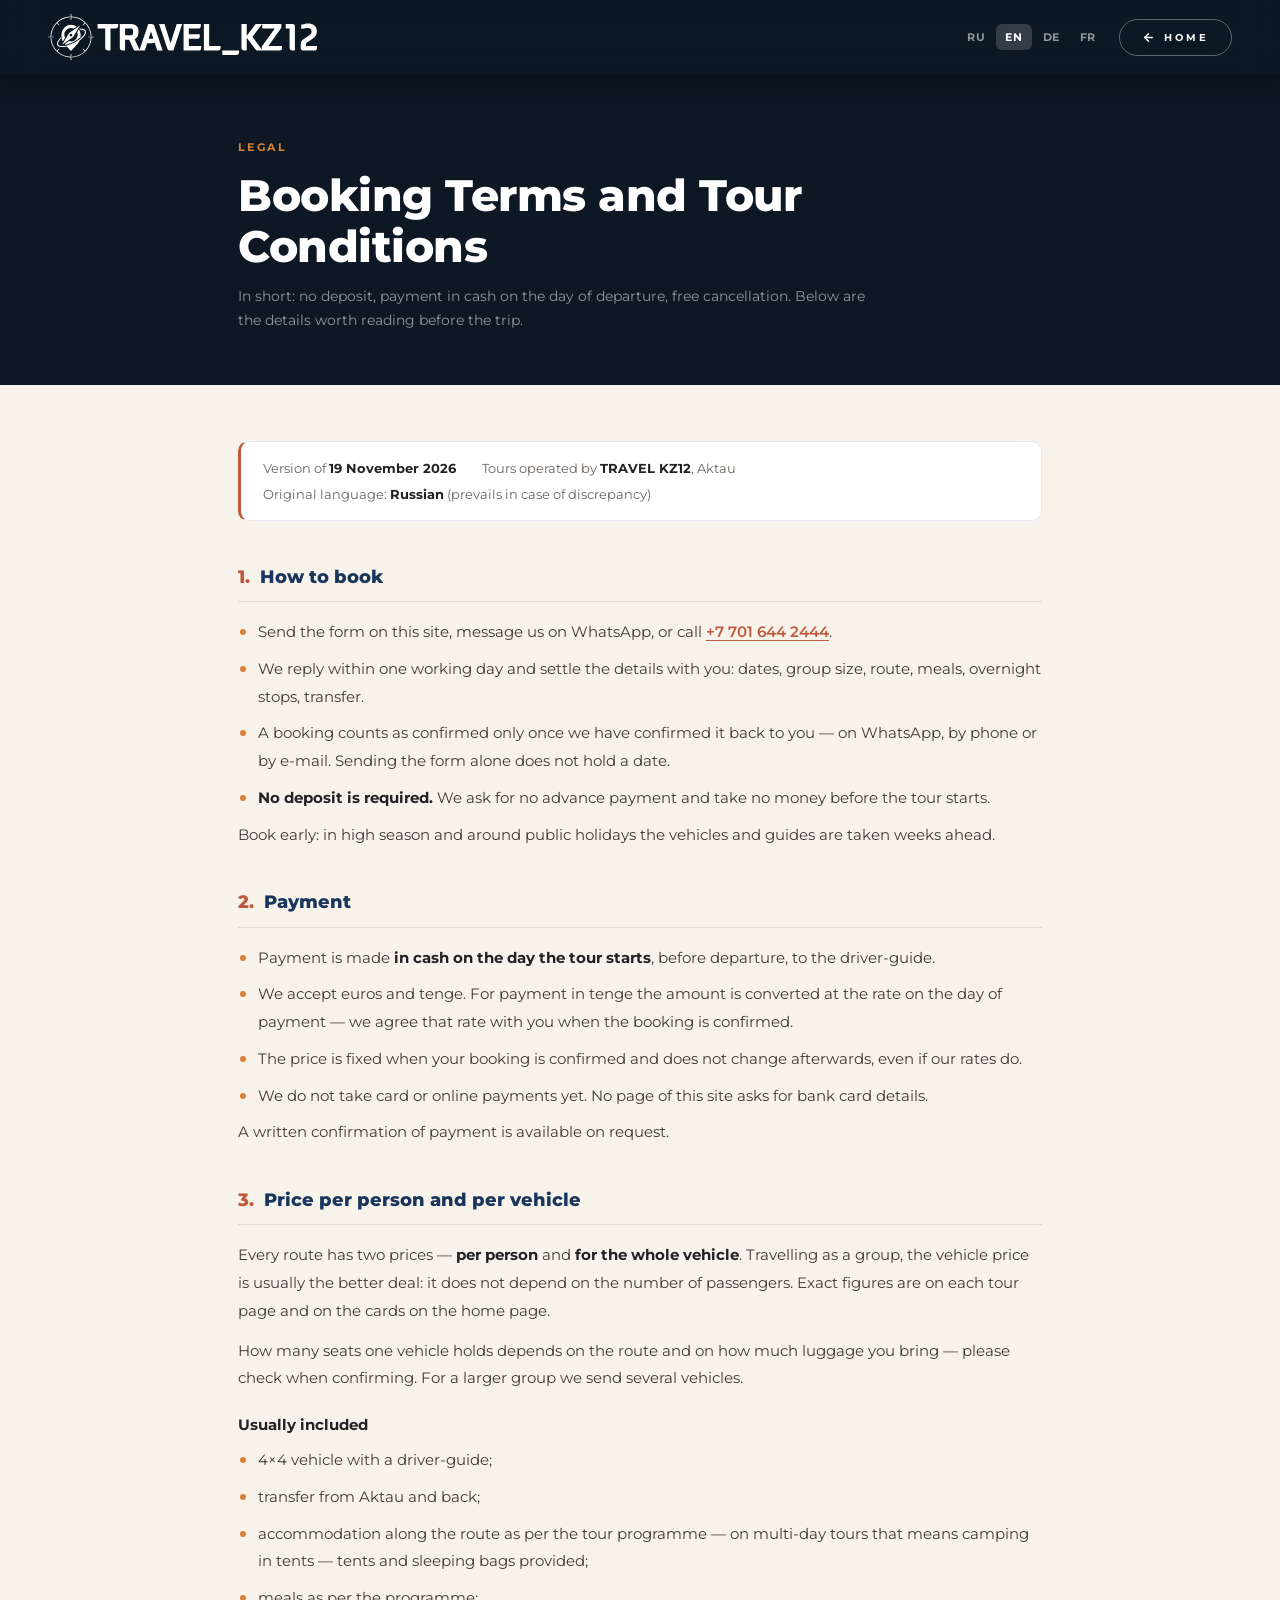
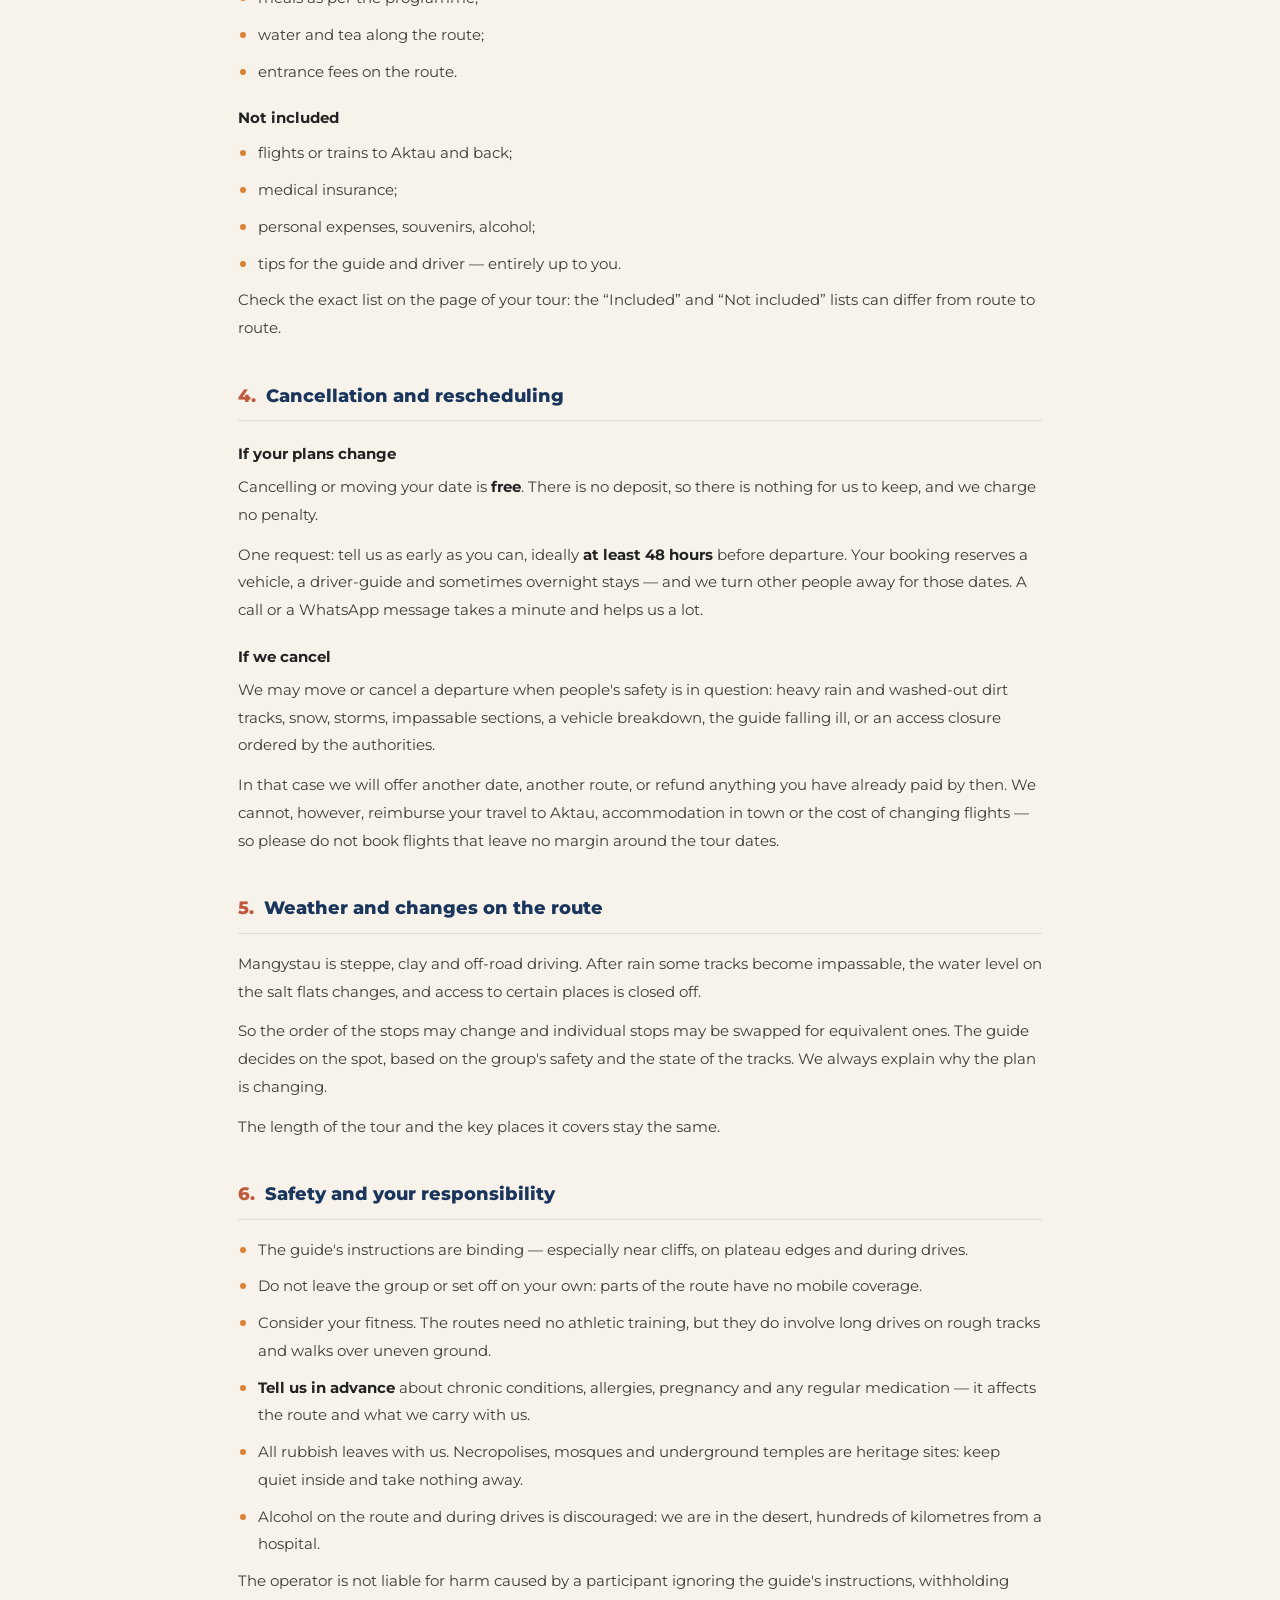
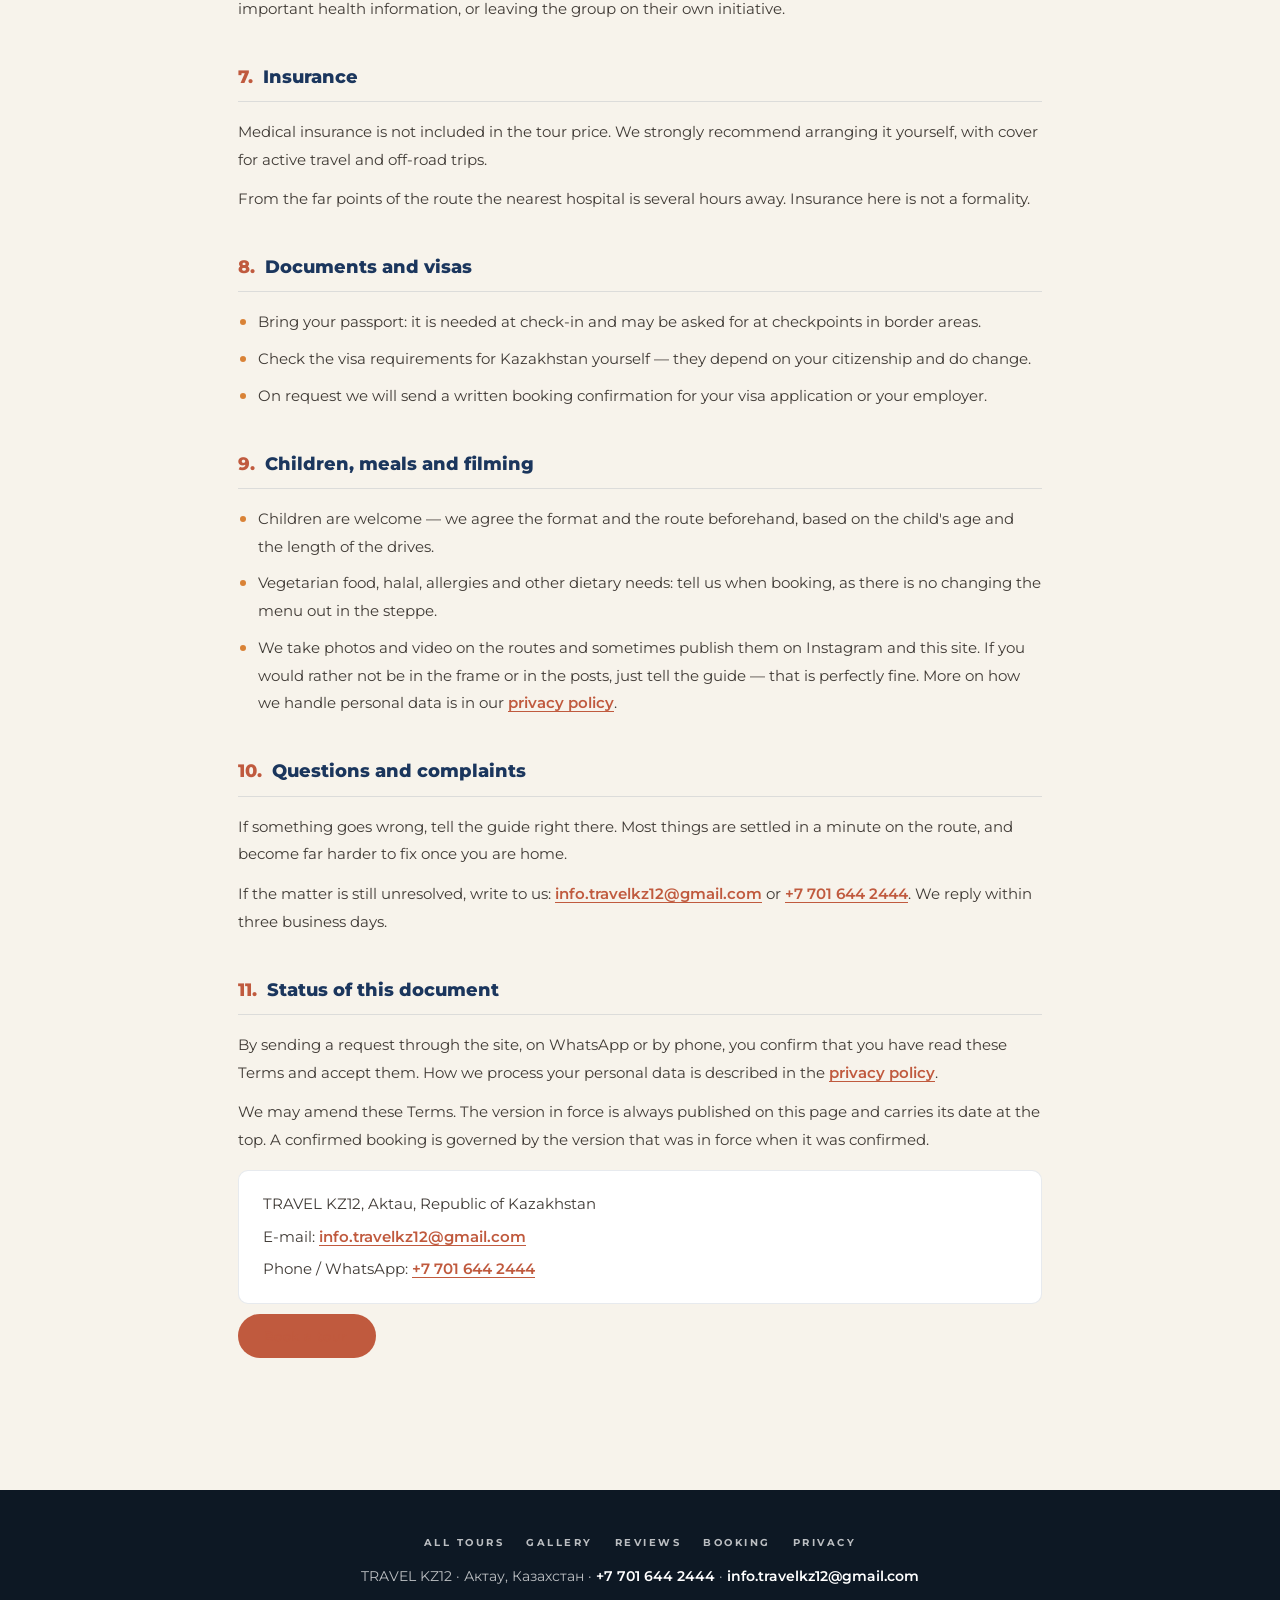
<file: terms.html>
<!DOCTYPE html>
<html lang="ru">
<head>
  <meta charset="UTF-8">
  <meta name="viewport" content="width=device-width, initial-scale=1.0">

  <title>Условия бронирования — TRAVEL KZ12 | Туры по Мангистау</title>
  <meta name="description" content="Как забронировать тур по Мангистау: без предоплаты, оплата наличными в день выезда, бесплатная отмена. Что входит в стоимость, страховка, безопасность на маршруте.">
  <meta name="robots" content="index, follow">
  <link rel="canonical" href="https://mangistautravel.kz/terms.html">

  <!-- Icons -->
  <link rel="icon" href="favicon.svg" type="image/svg+xml">
  <link rel="icon" href="favicon-96.png" sizes="96x96" type="image/png">
  <link rel="apple-touch-icon" href="apple-touch-icon.png">

  <meta property="og:type" content="article">
  <meta property="og:url" content="https://mangistautravel.kz/terms.html">
  <meta property="og:title" content="Условия бронирования — TRAVEL KZ12">
  <meta property="og:description" content="Бронь без предоплаты, оплата наличными в день выезда, бесплатная отмена. Всё, что нужно знать до поездки.">
  <meta property="og:locale" content="ru_RU">
  <meta property="og:site_name" content="TRAVEL KZ12">
  <meta name="twitter:card" content="summary_large_image">
  <meta property="og:image" content="https://mangistautravel.kz/og-image.png">
  <meta property="og:image:width" content="1200">
  <meta property="og:image:height" content="630">
  <meta property="og:image:alt" content="TRAVEL KZ12 — туры по Мангистау">
  <meta name="twitter:image" content="https://mangistautravel.kz/og-image.png">

  <link rel="preconnect" href="https://fonts.googleapis.com">
  <link rel="preconnect" href="https://fonts.gstatic.com" crossorigin>
  <link href="https://fonts.googleapis.com/css2?family=Montserrat:wght@300;400;500;600;700;800;900&display=swap" rel="stylesheet">
  <link rel="stylesheet" href="tour.css?v=20261120">
  <link rel="stylesheet" href="legal.css?v=20261120">
</head>
<body>

<!-- ===================== HEADER ===================== -->
<header class="tp-nav">
  <a href="index.html" class="nav-logo" aria-label="TRAVEL KZ12">
    <img src="NEW-LOGO.svg" alt="TRAVEL KZ12" height="46" width="auto">
  </a>
  <div class="tp-nav-right">
    <div class="pp-lang" id="ppLang">
      <button type="button" data-lang="ru">RU</button>
      <button type="button" data-lang="en">EN</button>
      <button type="button" data-lang="de">DE</button>
      <button type="button" data-lang="fr">FR</button>
    </div>
    <a href="index.html" class="tp-back"><svg width="13" height="13" viewBox="0 0 24 24" fill="none" stroke="currentColor" stroke-width="2.5" stroke-linecap="round" stroke-linejoin="round" aria-hidden="true"><line x1="19" y1="12" x2="5" y2="12"/><polyline points="12 19 5 12 12 5"/></svg><span data-ui="back">На главную</span></a>
  </div>
</header>

<!-- ===================== HERO ===================== -->
<section class="pp-head">
  <div class="container">
    <span class="pp-eyebrow" data-ui="eyebrow">Правовая информация</span>
    <h1 data-ui="title">Условия бронирования и участия в турах</h1>
    <p data-ui="sub">Коротко: бронь без предоплаты, оплата наличными в день выезда, отмена бесплатная. Ниже — подробности, которые стоит прочитать до поездки.</p>
  </div>
</section>

<main class="pp-main">
  <div class="container">

<!-- ============================================================
     RU — основная (юридически значимая) редакция
     TODO владельцу сайта: проверьте в разделе 3 вместимость машины
     и в разделе 2 порядок пересчёта евро в тенге.
============================================================ -->
<article class="pp-doc" data-doc="ru">

  <div class="pp-meta">
    <span>Редакция от <b>19 ноября 2026 г.</b></span>
    <span>Организатор туров: <b>TRAVEL KZ12</b>, г. Актау</span>
    <span>Язык оригинала: <b>русский</b></span>
  </div>

  <section class="pp-sec">
    <h2><span>1.</span>Как забронировать</h2>
    <ul>
      <li>Оставьте заявку в форме на сайте, напишите в WhatsApp или позвоните по номеру <a href="tel:+77016442444">+7 701 644 2444</a>.</li>
      <li>Мы отвечаем в течение рабочего дня: уточняем даты, количество человек, маршрут и детали — питание, ночёвки, трансфер.</li>
      <li>Бронь считается подтверждённой только после нашего ответного подтверждения — в WhatsApp, по телефону или письмом. Отправленная форма сама по себе место не закрепляет.</li>
      <li><strong>Предоплата не обязательна.</strong> Мы не просим задаток и можем принять оплату в день начала тура. Если вам спокойнее закрепить бронь деньгами — предоплату можно внести заранее, при отмене мы возвращаем её полностью.</li>
    </ul>
    <p>Бронируйте заранее: в высокий сезон, на майские и осенние праздники машины и гиды разбираются за несколько недель.</p>
  </section>

  <section class="pp-sec">
    <h2><span>2.</span>Оплата</h2>
    <ul>
      <li>Оплата <strong>наличными в день начала тура</strong>, перед выездом — водителю-гиду, либо <strong>переводом на счёт</strong> заранее. Чем рассчитываться, выбираете вы.</li>
      <li>Принимаем евро и тенге. При оплате в тенге сумма пересчитывается по курсу на день оплаты — курс мы согласуем с вами при подтверждении брони.</li>
      <li>Цена фиксируется в момент подтверждения брони и после этого не меняется, даже если изменятся наши тарифы.</li>
      <li>Оплату банковской картой и онлайн-платежи на сайте мы не принимаем. Сайт не запрашивает данные банковских карт ни на одной странице — реквизиты для перевода мы присылаем лично при подтверждении брони.</li>
    </ul>
    <p>По запросу выдаём документ, подтверждающий оплату.</p>
  </section>

  <section class="pp-sec">
    <h2><span>3.</span>Стоимость: за человека и за машину</h2>
    <p>У каждого маршрута две цены — <strong>с человека</strong> и <strong>за машину целиком</strong>. Если вы едете компанией, цена за машину обычно выгоднее: она не зависит от числа пассажиров. Точные цифры указаны на странице каждого тура и в карточках на главной.</p>
    <p>В одну машину мы сажаем <strong>не более трёх гостей</strong> — так остаётся место для багажа, а долгие переезды по бездорожью проходят комфортно и безопасно. Для группы побольше мы ставим несколько машин.</p>
    <h3>Обычно входит в стоимость</h3>
    <ul>
      <li>джип 4×4 с водителем-гидом;</li>
      <li>проживание на маршруте по программе тура — в многодневных турах это ночёвка в палатках: палатки и спальники наши;</li>
      <li>питание по программе;</li>
      <li>вода и чай на маршруте;</li>
      <li>входные сборы на маршруте.</li>
    </ul>
    <h3>Не входит</h3>
    <ul>
      <li>перелёт или поезд до Актау и обратно;</li>
      <li>трансфер от аэропорта или вокзала до места старта и обратно — это отдельный транспорт за ваш счёт; помочь скоординировать его мы готовы;</li>
      <li>медицинская страховка;</li>
      <li>личные расходы, сувениры, алкоголь;</li>
      <li>чаевые гиду и водителю — только по вашему желанию.</li>
    </ul>
    <p>Точный состав по каждому туру смотрите на его странице: списки «Включено» и «Не включено» там могут отличаться.</p>
  </section>

  <section class="pp-sec">
    <h2><span>4.</span>Отмена и перенос</h2>
    <h3>Если планы изменились у вас</h3>
    <p>Отмена и перенос — <strong>бесплатно</strong>. Никаких штрафов мы не берём, а внесённую предоплату, если она была, возвращаем полностью.</p>
    <p>Единственная просьба: предупредите как можно раньше, желательно не позднее чем <strong>за 48 часов</strong> до выезда. Под вашу бронь мы резервируем машину, водителя-гида, иногда ночёвки — и отказываем другим людям на эти даты. Звонок или сообщение в WhatsApp занимает минуту и очень помогает.</p>
    <h3>Если отменяем мы</h3>
    <p>Мы вправе перенести или отменить выезд, если безопасность людей под вопросом: сильный дождь и размытые грунтовки, снег, шторм, непроходимые участки, техническая неисправность или болезнь гида, закрытие доступа к объекту решением властей.</p>
    <p>В таком случае мы предложим другую дату, другой маршрут или вернём деньги, если вы к тому моменту что-то уже оплатили. Расходы на дорогу до Актау, жильё в городе и перенос авиабилетов мы, к сожалению, не компенсируем — поэтому не берите билеты впритык к датам тура.</p>
  </section>

  <section class="pp-sec">
    <h2><span>5.</span>Погода и изменения на маршруте</h2>
    <p>Мангистау — это степь, глина и бездорожье. После дождя часть дорог становится непроезжей, уровень воды в солончаках меняется, а к некоторым точкам подъезд закрывают.</p>
    <p>Поэтому порядок точек может меняться, а отдельные точки — заменяться равноценными. Решение принимает гид на месте, исходя из безопасности группы и состояния дорог. Мы всегда объясняем, почему меняем план.</p>
    <p>Продолжительность тура и общий набор ключевых мест при этом сохраняются.</p>
  </section>

  <section class="pp-sec">
    <h2><span>6.</span>Безопасность и ваша ответственность</h2>
    <ul>
      <li>Указания гида на маршруте обязательны — особенно у обрывов, на краях плато и во время переездов.</li>
      <li>Не отходите от группы и не уезжайте самостоятельно: мобильная связь на части маршрутов отсутствует.</li>
      <li>Оцените свою физическую форму. Маршруты не требуют спортивной подготовки, но включают долгие переезды по тряской дороге и пешие выходы по пересечённой местности.</li>
      <li><strong>Заранее сообщите</strong> о хронических заболеваниях, аллергиях, беременности и постоянно принимаемых лекарствах — это влияет на маршрут и на то, что мы берём с собой.</li>
      <li>Весь мусор увозим с собой. Некрополи, мечети и подземные храмы — объекты наследия: внутри не шумим, ничего не уносим.</li>
      <li>Алкоголь на маршруте и во время переездов не приветствуется: мы в пустыне, за сотни километров от больницы.</li>
    </ul>
    <p>Организатор не несёт ответственности за вред, наступивший из-за того, что участник не выполнял указания гида, скрыл важные сведения о здоровье или самовольно покинул группу.</p>
  </section>

  <section class="pp-sec">
    <h2><span>7.</span>Страхование</h2>
    <p>Медицинская страховка в стоимость тура не входит. Мы настоятельно рекомендуем оформить её самостоятельно — с покрытием активного отдыха и поездок по бездорожью.</p>
    <p>Ближайшая больница от дальних точек маршрута — несколько часов пути. Страховка здесь не формальность.</p>
  </section>

  <section class="pp-sec">
    <h2><span>8.</span>Документы и визы</h2>
    <ul>
      <li>Возьмите с собой паспорт: он нужен при заселении и может понадобиться на постах в приграничных районах.</li>
      <li>Визовые требования для въезда в Казахстан уточняйте самостоятельно — правила зависят от гражданства и меняются.</li>
      <li>По запросу мы пришлём письменное подтверждение брони для визы или для работодателя.</li>
    </ul>
  </section>

  <section class="pp-sec">
    <h2><span>9.</span>Дети, питание и съёмка</h2>
    <ul>
      <li>С детьми ездить можно — формат и маршрут согласуем заранее, исходя из возраста ребёнка и длины переездов.</li>
      <li>Вегетарианское меню, халяль, аллергии и другие особенности питания — предупредите при бронировании, в степи ассортимент не поменяешь.</li>
      <li>Мы снимаем фото и видео на маршрутах и иногда публикуем их в Instagram и на сайте. Если вы не хотите попадать в кадр или в публикации — просто скажите гиду, это нормально. Подробнее об обработке личных данных — в <a href="privacy.html">политике конфиденциальности</a>.</li>
    </ul>
  </section>

  <section class="pp-sec">
    <h2><span>10.</span>Вопросы и претензии</h2>
    <p>Если что-то пошло не так — скажите гиду сразу на месте. Большинство вопросов решается за минуту прямо на маршруте, а после возвращения сделать это намного сложнее.</p>
    <p>Если вопрос не решён, напишите нам: <a href="mailto:info.travelkz12@gmail.com">info.travelkz12@gmail.com</a> или <a href="tel:+77016442444">+7 701 644 2444</a>. Мы отвечаем в течение трёх рабочих дней.</p>
  </section>

  <section class="pp-sec">
    <h2><span>11.</span>Статус документа</h2>
    <p>Отправляя заявку через сайт, в WhatsApp или по телефону, вы подтверждаете, что ознакомились с настоящими Условиями и принимаете их. Обработка ваших персональных данных описана в <a href="privacy.html">политике конфиденциальности</a>.</p>
    <p>Мы вправе изменять эти Условия. Действующая редакция всегда опубликована на этой странице, её дата указана в начале документа. К уже подтверждённой брони применяется та редакция, которая действовала на момент подтверждения.</p>
    <div class="pp-card">
      <p>TRAVEL KZ12, г. Актау, Республика Казахстан</p>
      <p>E-mail: <a href="mailto:info.travelkz12@gmail.com">info.travelkz12@gmail.com</a></p>
      <p>Телефон / WhatsApp: <a href="tel:+77016442444">+7 701 644 2444</a></p>
    </div>
    <a href="index.html#booking" class="fbtn pp-top"><span class="ftxt">Забронировать тур</span></a>
  </section>

</article>

<!-- ============================================================
     EN — courtesy translation
============================================================ -->
<article class="pp-doc" data-doc="en">

  <div class="pp-meta">
    <span>Version of <b>19 November 2026</b></span>
    <span>Tours operated by <b>TRAVEL KZ12</b>, Aktau</span>
    <span>Original language: <b>Russian</b> (prevails in case of discrepancy)</span>
  </div>

  <section class="pp-sec">
    <h2><span>1.</span>How to book</h2>
    <ul>
      <li>Send the form on this site, message us on WhatsApp, or call <a href="tel:+77016442444">+7 701 644 2444</a>.</li>
      <li>We reply within one working day and settle the details with you: dates, group size, route, meals, overnight stops, transfer.</li>
      <li>A booking counts as confirmed only once we have confirmed it back to you — on WhatsApp, by phone or by e-mail. Sending the form alone does not hold a date.</li>
      <li><strong>No deposit is required.</strong> We ask for no advance payment and take no money before the tour starts.</li>
    </ul>
    <p>Book early: in high season and around public holidays the vehicles and guides are taken weeks ahead.</p>
  </section>

  <section class="pp-sec">
    <h2><span>2.</span>Payment</h2>
    <ul>
      <li>Payment is made <strong>in cash on the day the tour starts</strong>, before departure, to the driver-guide.</li>
      <li>We accept euros and tenge. For payment in tenge the amount is converted at the rate on the day of payment — we agree that rate with you when the booking is confirmed.</li>
      <li>The price is fixed when your booking is confirmed and does not change afterwards, even if our rates do.</li>
      <li>We do not take card or online payments yet. No page of this site asks for bank card details.</li>
    </ul>
    <p>A written confirmation of payment is available on request.</p>
  </section>

  <section class="pp-sec">
    <h2><span>3.</span>Price per person and per vehicle</h2>
    <p>Every route has two prices — <strong>per person</strong> and <strong>for the whole vehicle</strong>. Travelling as a group, the vehicle price is usually the better deal: it does not depend on the number of passengers. Exact figures are on each tour page and on the cards on the home page.</p>
    <p>How many seats one vehicle holds depends on the route and on how much luggage you bring — please check when confirming. For a larger group we send several vehicles.</p>
    <h3>Usually included</h3>
    <ul>
      <li>4×4 vehicle with a driver-guide;</li>
      <li>transfer from Aktau and back;</li>
      <li>accommodation along the route as per the tour programme — on multi-day tours that means camping in tents — tents and sleeping bags provided;</li>
      <li>meals as per the programme;</li>
      <li>water and tea along the route;</li>
      <li>entrance fees on the route.</li>
    </ul>
    <h3>Not included</h3>
    <ul>
      <li>flights or trains to Aktau and back;</li>
      <li>medical insurance;</li>
      <li>personal expenses, souvenirs, alcohol;</li>
      <li>tips for the guide and driver — entirely up to you.</li>
    </ul>
    <p>Check the exact list on the page of your tour: the “Included” and “Not included” lists can differ from route to route.</p>
  </section>

  <section class="pp-sec">
    <h2><span>4.</span>Cancellation and rescheduling</h2>
    <h3>If your plans change</h3>
    <p>Cancelling or moving your date is <strong>free</strong>. There is no deposit, so there is nothing for us to keep, and we charge no penalty.</p>
    <p>One request: tell us as early as you can, ideally <strong>at least 48 hours</strong> before departure. Your booking reserves a vehicle, a driver-guide and sometimes overnight stays — and we turn other people away for those dates. A call or a WhatsApp message takes a minute and helps us a lot.</p>
    <h3>If we cancel</h3>
    <p>We may move or cancel a departure when people's safety is in question: heavy rain and washed-out dirt tracks, snow, storms, impassable sections, a vehicle breakdown, the guide falling ill, or an access closure ordered by the authorities.</p>
    <p>In that case we will offer another date, another route, or refund anything you have already paid by then. We cannot, however, reimburse your travel to Aktau, accommodation in town or the cost of changing flights — so please do not book flights that leave no margin around the tour dates.</p>
  </section>

  <section class="pp-sec">
    <h2><span>5.</span>Weather and changes on the route</h2>
    <p>Mangystau is steppe, clay and off-road driving. After rain some tracks become impassable, the water level on the salt flats changes, and access to certain places is closed off.</p>
    <p>So the order of the stops may change and individual stops may be swapped for equivalent ones. The guide decides on the spot, based on the group's safety and the state of the tracks. We always explain why the plan is changing.</p>
    <p>The length of the tour and the key places it covers stay the same.</p>
  </section>

  <section class="pp-sec">
    <h2><span>6.</span>Safety and your responsibility</h2>
    <ul>
      <li>The guide's instructions are binding — especially near cliffs, on plateau edges and during drives.</li>
      <li>Do not leave the group or set off on your own: parts of the route have no mobile coverage.</li>
      <li>Consider your fitness. The routes need no athletic training, but they do involve long drives on rough tracks and walks over uneven ground.</li>
      <li><strong>Tell us in advance</strong> about chronic conditions, allergies, pregnancy and any regular medication — it affects the route and what we carry with us.</li>
      <li>All rubbish leaves with us. Necropolises, mosques and underground temples are heritage sites: keep quiet inside and take nothing away.</li>
      <li>Alcohol on the route and during drives is discouraged: we are in the desert, hundreds of kilometres from a hospital.</li>
    </ul>
    <p>The operator is not liable for harm caused by a participant ignoring the guide's instructions, withholding important health information, or leaving the group on their own initiative.</p>
  </section>

  <section class="pp-sec">
    <h2><span>7.</span>Insurance</h2>
    <p>Medical insurance is not included in the tour price. We strongly recommend arranging it yourself, with cover for active travel and off-road trips.</p>
    <p>From the far points of the route the nearest hospital is several hours away. Insurance here is not a formality.</p>
  </section>

  <section class="pp-sec">
    <h2><span>8.</span>Documents and visas</h2>
    <ul>
      <li>Bring your passport: it is needed at check-in and may be asked for at checkpoints in border areas.</li>
      <li>Check the visa requirements for Kazakhstan yourself — they depend on your citizenship and do change.</li>
      <li>On request we will send a written booking confirmation for your visa application or your employer.</li>
    </ul>
  </section>

  <section class="pp-sec">
    <h2><span>9.</span>Children, meals and filming</h2>
    <ul>
      <li>Children are welcome — we agree the format and the route beforehand, based on the child's age and the length of the drives.</li>
      <li>Vegetarian food, halal, allergies and other dietary needs: tell us when booking, as there is no changing the menu out in the steppe.</li>
      <li>We take photos and video on the routes and sometimes publish them on Instagram and this site. If you would rather not be in the frame or in the posts, just tell the guide — that is perfectly fine. More on how we handle personal data is in our <a href="privacy.html">privacy policy</a>.</li>
    </ul>
  </section>

  <section class="pp-sec">
    <h2><span>10.</span>Questions and complaints</h2>
    <p>If something goes wrong, tell the guide right there. Most things are settled in a minute on the route, and become far harder to fix once you are home.</p>
    <p>If the matter is still unresolved, write to us: <a href="mailto:info.travelkz12@gmail.com">info.travelkz12@gmail.com</a> or <a href="tel:+77016442444">+7 701 644 2444</a>. We reply within three business days.</p>
  </section>

  <section class="pp-sec">
    <h2><span>11.</span>Status of this document</h2>
    <p>By sending a request through the site, on WhatsApp or by phone, you confirm that you have read these Terms and accept them. How we process your personal data is described in the <a href="privacy.html">privacy policy</a>.</p>
    <p>We may amend these Terms. The version in force is always published on this page and carries its date at the top. A confirmed booking is governed by the version that was in force when it was confirmed.</p>
    <div class="pp-card">
      <p>TRAVEL KZ12, Aktau, Republic of Kazakhstan</p>
      <p>E-mail: <a href="mailto:info.travelkz12@gmail.com">info.travelkz12@gmail.com</a></p>
      <p>Phone / WhatsApp: <a href="tel:+77016442444">+7 701 644 2444</a></p>
    </div>
    <a href="index.html#booking" class="fbtn pp-top"><span class="ftxt">Book a tour</span></a>
  </section>

</article>

<!-- ============================================================
     DE — Übersetzung
============================================================ -->
<article class="pp-doc" data-doc="de">

  <div class="pp-meta">
    <span>Fassung vom <b>19. November 2026</b></span>
    <span>Veranstalter: <b>TRAVEL KZ12</b>, Aktau</span>
    <span>Originalsprache: <b>Russisch</b> (im Zweifel maßgeblich)</span>
  </div>

  <section class="pp-sec">
    <h2><span>1.</span>So buchen Sie</h2>
    <ul>
      <li>Schicken Sie das Formular auf dieser Seite, schreiben Sie uns über WhatsApp oder rufen Sie an: <a href="tel:+77016442444">+7 701 644 2444</a>.</li>
      <li>Wir antworten innerhalb eines Werktags und klären mit Ihnen die Einzelheiten: Termine, Gruppengröße, Route, Verpflegung, Übernachtungen, Transfer.</li>
      <li>Die Buchung gilt erst als bestätigt, wenn wir sie Ihnen bestätigt haben — per WhatsApp, telefonisch oder per E-Mail. Das abgeschickte Formular allein reserviert noch keinen Termin.</li>
      <li><strong>Eine Anzahlung ist nicht erforderlich.</strong> Wir verlangen keine Vorauszahlung und nehmen vor Tourbeginn kein Geld.</li>
    </ul>
    <p>Buchen Sie früh: In der Hochsaison und um die Feiertage sind Fahrzeuge und Guides Wochen im Voraus vergeben.</p>
  </section>

  <section class="pp-sec">
    <h2><span>2.</span>Bezahlung</h2>
    <ul>
      <li>Bezahlt wird <strong>bar am Tag des Tourbeginns</strong>, vor der Abfahrt, beim Fahrer-Guide.</li>
      <li>Wir nehmen Euro und Tenge. Bei Zahlung in Tenge wird zum Kurs des Zahlungstages umgerechnet — diesen Kurs stimmen wir bei der Bestätigung mit Ihnen ab.</li>
      <li>Der Preis wird mit der Bestätigung Ihrer Buchung festgeschrieben und ändert sich danach nicht mehr, auch wenn sich unsere Tarife ändern.</li>
      <li>Karten- und Online-Zahlungen nehmen wir bislang nicht an. Keine Seite dieser Website fragt Kartendaten ab.</li>
    </ul>
    <p>Eine schriftliche Zahlungsbestätigung stellen wir auf Wunsch aus.</p>
  </section>

  <section class="pp-sec">
    <h2><span>3.</span>Preis pro Person und pro Fahrzeug</h2>
    <p>Jede Route hat zwei Preise — <strong>pro Person</strong> und <strong>für das ganze Fahrzeug</strong>. In der Gruppe ist der Fahrzeugpreis meist günstiger: Er hängt nicht von der Zahl der Mitfahrenden ab. Die genauen Beträge stehen auf der Seite jeder Tour und auf den Karten der Startseite.</p>
    <p>Wie viele Plätze ein Fahrzeug hat, hängt von der Route und vom Gepäck ab — bitte bei der Bestätigung erfragen. Für größere Gruppen setzen wir mehrere Fahrzeuge ein.</p>
    <h3>In der Regel enthalten</h3>
    <ul>
      <li>Geländewagen 4×4 mit Fahrer-Guide;</li>
      <li>Transfer ab Aktau und zurück;</li>
      <li>Unterkunft entlang der Route gemäß Programm — bei Mehrtagestouren Übernachtung im Zelt — Zelte und Schlafsäcke stellen wir;</li>
      <li>Verpflegung gemäß Programm;</li>
      <li>Wasser und Tee unterwegs;</li>
      <li>Eintrittsgebühren auf der Route.</li>
    </ul>
    <h3>Nicht enthalten</h3>
    <ul>
      <li>An- und Abreise nach Aktau (Flug oder Bahn);</li>
      <li>Krankenversicherung;</li>
      <li>persönliche Ausgaben, Souvenirs, Alkohol;</li>
      <li>Trinkgeld für Guide und Fahrer — allein nach Ihrem Ermessen.</li>
    </ul>
    <p>Den genauen Umfang finden Sie auf der Seite Ihrer Tour: Die Listen „Inklusive“ und „Nicht inklusive“ können sich je nach Route unterscheiden.</p>
  </section>

  <section class="pp-sec">
    <h2><span>4.</span>Stornierung und Umbuchung</h2>
    <h3>Wenn sich Ihre Pläne ändern</h3>
    <p>Stornierung und Terminverschiebung sind <strong>kostenlos</strong>. Es gibt keine Anzahlung, also können wir nichts einbehalten, und Gebühren erheben wir nicht.</p>
    <p>Eine Bitte: Sagen Sie so früh wie möglich Bescheid, idealerweise <strong>spätestens 48 Stunden</strong> vor der Abfahrt. Für Ihre Buchung reservieren wir Fahrzeug, Fahrer-Guide und mitunter Übernachtungen — und sagen anderen für diese Tage ab. Ein Anruf oder eine WhatsApp-Nachricht dauert eine Minute und hilft uns sehr.</p>
    <h3>Wenn wir absagen</h3>
    <p>Wir dürfen eine Tour verschieben oder absagen, wenn die Sicherheit der Gruppe infrage steht: Starkregen und aufgeweichte Pisten, Schnee, Sturm, unpassierbare Abschnitte, ein technischer Defekt, Krankheit des Guides oder eine behördlich angeordnete Sperrung.</p>
    <p>In diesem Fall bieten wir Ihnen einen anderen Termin, eine andere Route an oder erstatten, was Sie bis dahin bezahlt haben. Ihre Anreise nach Aktau, die Unterkunft in der Stadt oder Umbuchungskosten für Flüge können wir leider nicht ersetzen — buchen Sie Ihre Flüge daher nicht zu knapp um die Tourtermine.</p>
  </section>

  <section class="pp-sec">
    <h2><span>5.</span>Wetter und Routenänderungen</h2>
    <p>Mangystau ist Steppe, Lehm und Gelände. Nach Regen sind manche Pisten unpassierbar, der Wasserstand auf den Salzflächen ändert sich, und zu einzelnen Punkten wird die Zufahrt gesperrt.</p>
    <p>Die Reihenfolge der Stationen kann sich deshalb ändern, einzelne Stationen können durch gleichwertige ersetzt werden. Das entscheidet der Guide vor Ort, nach Sicherheit der Gruppe und Zustand der Pisten. Wir erklären immer, warum wir den Plan ändern.</p>
    <p>Dauer der Tour und die wichtigsten Orte bleiben dabei erhalten.</p>
  </section>

  <section class="pp-sec">
    <h2><span>6.</span>Sicherheit und Ihre Verantwortung</h2>
    <ul>
      <li>Den Anweisungen des Guides ist Folge zu leisten — besonders an Abbrüchen, an Plateaukanten und während der Fahrten.</li>
      <li>Verlassen Sie die Gruppe nicht und fahren Sie nicht allein los: Auf Teilen der Strecke gibt es keinen Mobilfunk.</li>
      <li>Schätzen Sie Ihre Fitness ein. Sportliche Vorbereitung ist nicht nötig, wohl aber Ausdauer für lange Fahrten auf ruppigen Pisten und Fußwege im Gelände.</li>
      <li><strong>Teilen Sie uns vorab mit</strong>, ob chronische Erkrankungen, Allergien, eine Schwangerschaft oder regelmäßige Medikamente vorliegen — das beeinflusst Route und Ausrüstung.</li>
      <li>Allen Müll nehmen wir wieder mit. Nekropolen, Moscheen und unterirdische Tempel sind Kulturerbe: drinnen leise sein, nichts mitnehmen.</li>
      <li>Alkohol unterwegs und während der Fahrten ist unerwünscht: Wir sind in der Wüste, Hunderte Kilometer vom nächsten Krankenhaus entfernt.</li>
    </ul>
    <p>Der Veranstalter haftet nicht für Schäden, die entstehen, weil ein Teilnehmer den Anweisungen des Guides nicht gefolgt ist, wichtige Gesundheitsangaben verschwiegen oder die Gruppe eigenmächtig verlassen hat.</p>
  </section>

  <section class="pp-sec">
    <h2><span>7.</span>Versicherung</h2>
    <p>Eine Krankenversicherung ist im Tourpreis nicht enthalten. Wir empfehlen dringend, selbst eine abzuschließen — mit Deckung für Aktivreisen und Geländefahrten.</p>
    <p>Von den entlegenen Punkten der Route ist das nächste Krankenhaus mehrere Stunden entfernt. Die Versicherung ist hier keine Formsache.</p>
  </section>

  <section class="pp-sec">
    <h2><span>8.</span>Dokumente und Visum</h2>
    <ul>
      <li>Nehmen Sie Ihren Reisepass mit: Er wird beim Einchecken gebraucht und kann an Kontrollposten in Grenzgebieten verlangt werden.</li>
      <li>Die Visabestimmungen für Kasachstan prüfen Sie bitte selbst — sie hängen von der Staatsangehörigkeit ab und ändern sich.</li>
      <li>Auf Wunsch senden wir eine schriftliche Buchungsbestätigung für Visumantrag oder Arbeitgeber.</li>
    </ul>
  </section>

  <section class="pp-sec">
    <h2><span>9.</span>Kinder, Verpflegung und Aufnahmen</h2>
    <ul>
      <li>Kinder sind willkommen — Format und Route stimmen wir vorab ab, je nach Alter des Kindes und Länge der Fahrten.</li>
      <li>Vegetarisch, halal, Allergien und andere Ernährungswünsche: bitte bei der Buchung angeben, in der Steppe lässt sich die Verpflegung nicht mehr ändern.</li>
      <li>Wir machen unterwegs Fotos und Videos und veröffentlichen sie mitunter auf Instagram und dieser Website. Wenn Sie nicht ins Bild oder in die Beiträge möchten, sagen Sie es einfach dem Guide — das ist völlig in Ordnung. Mehr zum Umgang mit personenbezogenen Daten in unserer <a href="privacy.html">Datenschutzerklärung</a>.</li>
    </ul>
  </section>

  <section class="pp-sec">
    <h2><span>10.</span>Fragen und Beanstandungen</h2>
    <p>Wenn etwas nicht stimmt, sagen Sie es dem Guide sofort vor Ort. Das meiste ist unterwegs in einer Minute geklärt und nach der Rückkehr deutlich schwerer zu lösen.</p>
    <p>Bleibt die Sache offen, schreiben Sie uns: <a href="mailto:info.travelkz12@gmail.com">info.travelkz12@gmail.com</a> oder <a href="tel:+77016442444">+7 701 644 2444</a>. Wir antworten innerhalb von drei Werktagen.</p>
  </section>

  <section class="pp-sec">
    <h2><span>11.</span>Status dieses Dokuments</h2>
    <p>Mit dem Absenden einer Anfrage über die Website, per WhatsApp oder telefonisch bestätigen Sie, diese Bedingungen gelesen zu haben und zu akzeptieren. Wie wir Ihre personenbezogenen Daten verarbeiten, steht in der <a href="privacy.html">Datenschutzerklärung</a>.</p>
    <p>Wir können diese Bedingungen ändern. Die geltende Fassung steht stets auf dieser Seite und trägt oben ihr Datum. Für eine bereits bestätigte Buchung gilt die Fassung, die zum Zeitpunkt der Bestätigung in Kraft war.</p>
    <div class="pp-card">
      <p>TRAVEL KZ12, Aktau, Republik Kasachstan</p>
      <p>E-Mail: <a href="mailto:info.travelkz12@gmail.com">info.travelkz12@gmail.com</a></p>
      <p>Telefon / WhatsApp: <a href="tel:+77016442444">+7 701 644 2444</a></p>
    </div>
    <a href="index.html#booking" class="fbtn pp-top"><span class="ftxt">Tour buchen</span></a>
  </section>

</article>

<!-- ============================================================
     FR — traduction
============================================================ -->
<article class="pp-doc" data-doc="fr">

  <div class="pp-meta">
    <span>Version du <b>19 novembre 2026</b></span>
    <span>Circuits organisés par <b>TRAVEL KZ12</b>, Aktaou</span>
    <span>Langue d’origine : <b>russe</b> (prévaut en cas de divergence)</span>
  </div>

  <section class="pp-sec">
    <h2><span>1.</span>Comment réserver</h2>
    <ul>
      <li>Envoyez le formulaire du site, écrivez-nous sur WhatsApp ou appelez le <a href="tel:+77016442444">+7 701 644 2444</a>.</li>
      <li>Nous répondons sous un jour ouvré et réglons les détails avec vous : dates, nombre de personnes, itinéraire, repas, nuitées, transfert.</li>
      <li>La réservation n’est ferme qu’une fois que nous vous l’avons confirmée — sur WhatsApp, par téléphone ou par e-mail. Le formulaire envoyé ne bloque pas une date à lui seul.</li>
      <li><strong>Aucun acompte n’est demandé.</strong> Nous ne prenons pas d’arrhes et n’encaissons rien avant le départ.</li>
    </ul>
    <p>Réservez tôt : en haute saison et autour des jours fériés, véhicules et guides partent plusieurs semaines à l’avance.</p>
  </section>

  <section class="pp-sec">
    <h2><span>2.</span>Paiement</h2>
    <ul>
      <li>Le paiement se fait <strong>en espèces le jour du départ</strong>, avant de partir, auprès du chauffeur-guide.</li>
      <li>Nous acceptons les euros et les tenges. En tenges, la somme est convertie au taux du jour du paiement — taux que nous convenons avec vous lors de la confirmation.</li>
      <li>Le prix est figé au moment de la confirmation et ne change plus ensuite, même si nos tarifs évoluent.</li>
      <li>Nous n’acceptons pas encore la carte ni le paiement en ligne. Aucune page du site ne demande de coordonnées bancaires.</li>
    </ul>
    <p>Un justificatif de paiement est délivré sur demande.</p>
  </section>

  <section class="pp-sec">
    <h2><span>3.</span>Prix par personne et par véhicule</h2>
    <p>Chaque itinéraire a deux prix — <strong>par personne</strong> et <strong>pour le véhicule entier</strong>. À plusieurs, le prix par véhicule est en général plus avantageux : il ne dépend pas du nombre de passagers. Les montants exacts figurent sur la page de chaque circuit et sur les cartes de la page d’accueil.</p>
    <p>Le nombre de places d’un véhicule dépend de l’itinéraire et du volume des bagages — à vérifier lors de la confirmation. Pour un groupe important, nous mettons plusieurs véhicules.</p>
    <h3>Habituellement compris</h3>
    <ul>
      <li>4×4 avec chauffeur-guide ;</li>
      <li>transfert depuis Aktaou et retour ;</li>
      <li>hébergement sur l’itinéraire selon le programme — sur les circuits de plusieurs jours, nuit sous tente — tentes et sacs de couchage fournis ;</li>
      <li>repas selon le programme ;</li>
      <li>eau et thé en route ;</li>
      <li>droits d’entrée sur l’itinéraire.</li>
    </ul>
    <h3>Non compris</h3>
    <ul>
      <li>vol ou train jusqu’à Aktaou et retour ;</li>
      <li>assurance santé ;</li>
      <li>dépenses personnelles, souvenirs, alcool ;</li>
      <li>pourboires au guide et au chauffeur — entièrement à votre appréciation.</li>
    </ul>
    <p>Consultez le détail sur la page de votre circuit : les listes « Inclus » et « Non inclus » peuvent varier d’un itinéraire à l’autre.</p>
  </section>

  <section class="pp-sec">
    <h2><span>4.</span>Annulation et report</h2>
    <h3>Si vos plans changent</h3>
    <p>L’annulation et le report sont <strong>gratuits</strong>. Il n’y a pas d’acompte, donc rien à retenir, et nous n’appliquons aucune pénalité.</p>
    <p>Une seule demande : prévenez-nous au plus tôt, idéalement <strong>au moins 48 heures</strong> avant le départ. Votre réservation mobilise un véhicule, un chauffeur-guide et parfois des nuitées — et nous refusons d’autres personnes sur ces dates. Un appel ou un message WhatsApp prend une minute et nous aide beaucoup.</p>
    <h3>Si c’est nous qui annulons</h3>
    <p>Nous pouvons reporter ou annuler un départ lorsque la sécurité du groupe est en jeu : fortes pluies et pistes détrempées, neige, tempête, sections impraticables, panne du véhicule, maladie du guide ou fermeture d’accès décidée par les autorités.</p>
    <p>Nous vous proposons alors une autre date, un autre itinéraire, ou remboursons ce que vous auriez déjà payé. En revanche, nous ne pouvons pas rembourser votre voyage jusqu’à Aktaou, l’hébergement en ville ni les frais de modification de billets — ne réservez donc pas de vols trop serrés autour des dates du circuit.</p>
  </section>

  <section class="pp-sec">
    <h2><span>5.</span>Météo et changements d’itinéraire</h2>
    <p>Le Mangystau, c’est la steppe, l’argile et la piste. Après la pluie, certaines voies deviennent impraticables, le niveau d’eau des sebkhas change et l’accès à certains sites est fermé.</p>
    <p>L’ordre des étapes peut donc changer et certaines étapes être remplacées par des équivalentes. Le guide décide sur place, selon la sécurité du groupe et l’état des pistes. Nous expliquons toujours pourquoi le programme change.</p>
    <p>La durée du circuit et les sites majeurs prévus restent les mêmes.</p>
  </section>

  <section class="pp-sec">
    <h2><span>6.</span>Sécurité et votre responsabilité</h2>
    <ul>
      <li>Les consignes du guide s’imposent — en particulier près des falaises, au bord des plateaux et pendant les trajets.</li>
      <li>Ne quittez pas le groupe et ne partez pas seul : certaines portions n’ont aucune couverture mobile.</li>
      <li>Évaluez votre condition physique. Aucun entraînement sportif n’est requis, mais il y a de longs trajets sur pistes cahoteuses et des marches en terrain accidenté.</li>
      <li><strong>Signalez à l’avance</strong> maladies chroniques, allergies, grossesse et traitements réguliers — cela influe sur l’itinéraire et sur ce que nous emportons.</li>
      <li>Nous repartons avec tous nos déchets. Nécropoles, mosquées et temples souterrains sont des sites patrimoniaux : on y reste discret et on n’emporte rien.</li>
      <li>L’alcool en route et pendant les trajets est déconseillé : nous sommes dans le désert, à des centaines de kilomètres d’un hôpital.</li>
    </ul>
    <p>L’organisateur n’est pas responsable des dommages résultant du non-respect des consignes du guide, de la dissimulation d’informations médicales importantes ou du départ d’un participant hors du groupe.</p>
  </section>

  <section class="pp-sec">
    <h2><span>7.</span>Assurance</h2>
    <p>L’assurance santé n’est pas comprise dans le prix. Nous recommandons vivement d’en souscrire une vous-même, couvrant les activités de plein air et les trajets hors route.</p>
    <p>Depuis les points les plus éloignés de l’itinéraire, l’hôpital le plus proche est à plusieurs heures. Ici, l’assurance n’est pas une formalité.</p>
  </section>

  <section class="pp-sec">
    <h2><span>8.</span>Documents et visas</h2>
    <ul>
      <li>Emportez votre passeport : il sert à l’enregistrement et peut être demandé aux postes de contrôle en zone frontalière.</li>
      <li>Vérifiez vous-même les conditions de visa pour le Kazakhstan — elles dépendent de la nationalité et évoluent.</li>
      <li>Sur demande, nous envoyons une confirmation écrite de réservation pour votre dossier de visa ou votre employeur.</li>
    </ul>
  </section>

  <section class="pp-sec">
    <h2><span>9.</span>Enfants, repas et prises de vue</h2>
    <ul>
      <li>Les enfants sont les bienvenus — nous convenons à l’avance du format et de l’itinéraire selon leur âge et la longueur des trajets.</li>
      <li>Végétarien, halal, allergies et autres régimes : signalez-le à la réservation, en pleine steppe le menu ne se change plus.</li>
      <li>Nous prenons des photos et des vidéos en route et les publions parfois sur Instagram et sur ce site. Si vous préférez ne pas apparaître, dites-le simplement au guide — c’est tout à fait normal. Pour le traitement des données personnelles, voir notre <a href="privacy.html">politique de confidentialité</a>.</li>
    </ul>
  </section>

  <section class="pp-sec">
    <h2><span>10.</span>Questions et réclamations</h2>
    <p>Si quelque chose ne va pas, dites-le au guide sur place. La plupart des points se règlent en une minute sur le terrain, et bien plus difficilement une fois rentré.</p>
    <p>Si la question reste ouverte, écrivez-nous : <a href="mailto:info.travelkz12@gmail.com">info.travelkz12@gmail.com</a> ou <a href="tel:+77016442444">+7 701 644 2444</a>. Nous répondons sous trois jours ouvrables.</p>
  </section>

  <section class="pp-sec">
    <h2><span>11.</span>Statut du document</h2>
    <p>En envoyant une demande via le site, sur WhatsApp ou par téléphone, vous confirmez avoir pris connaissance des présentes Conditions et les accepter. Le traitement de vos données personnelles est décrit dans la <a href="privacy.html">politique de confidentialité</a>.</p>
    <p>Nous pouvons modifier ces Conditions. La version en vigueur est toujours publiée sur cette page, datée en tête du document. Une réservation déjà confirmée reste régie par la version en vigueur au moment de la confirmation.</p>
    <div class="pp-card">
      <p>TRAVEL KZ12, Aktaou, République du Kazakhstan</p>
      <p>E-mail : <a href="mailto:info.travelkz12@gmail.com">info.travelkz12@gmail.com</a></p>
      <p>Téléphone / WhatsApp : <a href="tel:+77016442444">+7 701 644 2444</a></p>
    </div>
    <a href="index.html#booking" class="fbtn pp-top"><span class="ftxt">Réserver un circuit</span></a>
  </section>

</article>

  </div>
</main>

<!-- ===================== FOOTER ===================== -->
<footer class="tp-foot">
  <div class="container">
    <div class="tp-foot-links">
      <a href="index.html#routes" data-ui="f1">Все туры</a>
      <a href="index.html#gallery" data-ui="f2">Галерея</a>
      <a href="index.html#reviews" data-ui="f3">Отзывы</a>
      <a href="index.html#booking" data-ui="f4">Бронирование</a>
      <a href="privacy.html" data-ui="f5">Конфиденциальность</a>
    </div>
    <p>TRAVEL KZ12 · Актау, Казахстан · <a href="tel:+77016442444">+7 701 644 2444</a> · <a href="mailto:info.travelkz12@gmail.com">info.travelkz12@gmail.com</a></p>
  </div>
</footer>

<script>
(function () {
  'use strict';

  var LANGS = ['ru', 'en', 'de', 'fr'];

  var UI = {
    ru: {
      back: 'На главную', eyebrow: 'Правовая информация',
      title: 'Условия бронирования и участия в турах',
      sub: 'Коротко: бронь без предоплаты, оплата наличными в день выезда, отмена бесплатная. Ниже — подробности, которые стоит прочитать до поездки.',
      doc: 'Условия бронирования — TRAVEL KZ12',
      f1: 'Все туры', f2: 'Галерея', f3: 'Отзывы', f4: 'Бронирование', f5: 'Конфиденциальность'
    },
    en: {
      back: 'Home', eyebrow: 'Legal',
      title: 'Booking Terms and Tour Conditions',
      sub: 'In short: no deposit, payment in cash on the day of departure, free cancellation. Below are the details worth reading before the trip.',
      doc: 'Booking Terms — TRAVEL KZ12',
      f1: 'All tours', f2: 'Gallery', f3: 'Reviews', f4: 'Booking', f5: 'Privacy'
    },
    de: {
      back: 'Startseite', eyebrow: 'Rechtliches',
      title: 'Buchungsbedingungen und Teilnahme an den Touren',
      sub: 'Kurz gesagt: keine Anzahlung, Barzahlung am Abfahrtstag, kostenlose Stornierung. Unten die Einzelheiten, die Sie vor der Reise lesen sollten.',
      doc: 'Buchungsbedingungen — TRAVEL KZ12',
      f1: 'Alle Touren', f2: 'Galerie', f3: 'Bewertungen', f4: 'Buchung', f5: 'Datenschutz'
    },
    fr: {
      back: 'Accueil', eyebrow: 'Mentions légales',
      title: 'Conditions de réservation et de participation',
      sub: 'En bref : aucun acompte, paiement en espèces le jour du départ, annulation gratuite. Ci-dessous, les détails à lire avant le voyage.',
      doc: 'Conditions de réservation — TRAVEL KZ12',
      f1: 'Tous les circuits', f2: 'Galerie', f3: 'Avis', f4: 'Réservation', f5: 'Confidentialité'
    }
  };

  function apply(lang) {
    if (LANGS.indexOf(lang) === -1) lang = 'ru';
    var dict = UI[lang];

    document.querySelectorAll('.pp-doc').forEach(function (el) {
      el.classList.toggle('on', el.getAttribute('data-doc') === lang);
    });
    document.querySelectorAll('[data-ui]').forEach(function (el) {
      var v = dict[el.getAttribute('data-ui')];
      if (v != null) el.textContent = v;
    });
    document.title = dict.doc;
    document.documentElement.lang = lang;
    document.querySelectorAll('#ppLang button').forEach(function (b) {
      b.classList.toggle('active', b.getAttribute('data-lang') === lang);
    });
    try { localStorage.setItem('lang', lang); } catch (e) {}
  }

  function initial() {
    try {
      var h = (location.hash || '').replace('#', '');
      if (LANGS.indexOf(h) !== -1) return h;
      var s = localStorage.getItem('lang');
      if (s && LANGS.indexOf(s) !== -1) return s;
    } catch (e) {}
    var n = (navigator.language || 'ru').slice(0, 2).toLowerCase();
    return LANGS.indexOf(n) !== -1 ? n : 'ru';
  }

  document.querySelectorAll('#ppLang button').forEach(function (b) {
    b.addEventListener('click', function () { apply(b.getAttribute('data-lang')); window.scrollTo({ top: 0, behavior: 'smooth' }); });
  });

  apply(initial());
})();
</script>

</body>
</html>
</file>
<file: tour.css>
/* ============================================================
   TRAVEL KZ12 — TOUR DETAIL PAGE (tour-1 … tour-5)
   Shared stylesheet for the "Подробно" pages
============================================================ */
:root {
  --cream:       #F7F3EB;
  --cream-dark:  #EDE8DC;
  --sand:        #F9F5E3;
  --sand-deep:   #F3EBC8;
  --terra:       #C05A3E;
  --ochre:       #D98236;
  --navy:        #1B365D;
  --navy-dark:   #0d1824;
  --text:        #222222;
  --text-muted:  #6B6560;
  --radius-lg:   20px;
  --radius-sm:   10px;
}

*, *::before, *::after { box-sizing: border-box; margin: 0; padding: 0; }
html { scroll-behavior: smooth; font-size: 16px; }
body {
  font-family: 'Montserrat', sans-serif;
  background: #ffffff;
  color: var(--text);
  overflow-x: hidden;
}
img { display: block; max-width: 100%; }
a { text-decoration: none; color: inherit; }

.container { max-width: 1200px; margin: 0 auto; padding: 0 48px; }

/* ── Fade-in ── */
.reveal {
  opacity: 0;
  transform: translateY(26px);
  transition: opacity .75s cubic-bezier(.22,1,.36,1), transform .75s cubic-bezier(.22,1,.36,1);
}
.reveal.in { opacity: 1; transform: none; }
.reveal-delay-1 { transition-delay: .1s; }
.reveal-delay-2 { transition-delay: .2s; }

/* ── Flow button (same look as on the main page) ── */
.fbtn {
  position: relative;
  display: inline-flex;
  align-items: center;
  border-radius: 100px;
  cursor: pointer;
  background: var(--terra);
  color: #fff;
  border: none;
  transition: background .25s ease, transform .1s ease;
}
.fbtn:hover  { background: var(--navy); color: #fff; }
.fbtn:active { transform: scale(.97); }
.fbtn:focus-visible { outline: 2px solid var(--ochre); outline-offset: 3px; }
.fbtn .ftxt { position: relative; z-index: 1; white-space: nowrap; }
.fbtn .farr-r { position: absolute; right: 18px; top: 50%; transform: translateY(-50%); color: #fff; }

/* ============================================================
   HEADER
============================================================ */
.tp-nav {
  position: fixed;
  inset: 0 0 auto 0;
  z-index: 900;
  display: flex;
  align-items: center;
  justify-content: space-between;
  gap: 18px;
  padding: 14px 48px;
  background: rgba(13,24,36,.96);
  backdrop-filter: blur(16px);
  -webkit-backdrop-filter: blur(16px);
  box-shadow: 0 2px 24px rgba(0,0,0,.35);
}
.tp-nav .nav-logo img { height: 46px; width: auto; }
.tp-nav-right { display: flex; align-items: center; gap: 14px; }
.tp-back {
  display: inline-flex;
  align-items: center;
  gap: 9px;
  font-size: 10px;
  font-weight: 700;
  letter-spacing: 3px;
  text-transform: uppercase;
  color: #fff;
  border: 1.5px solid rgba(255,255,255,.34);
  border-radius: 100px;
  padding: 11px 22px;
  transition: background .25s, border-color .25s, color .25s;
}
.tp-back:hover { background: #fff; border-color: #fff; color: var(--navy-dark); }
.tp-nav-book {
  font-size: 10px;
  font-weight: 700;
  letter-spacing: 3px;
  text-transform: uppercase;
  padding: 12px 30px;
}

/* ============================================================
   HERO BANNER
============================================================ */
.tp-hero {
  position: relative;
  min-height: 62vh;
  display: flex;
  align-items: flex-end;
  padding: 150px 0 58px;
  background: var(--navy-dark);
  overflow: hidden;
}
/* нижний край баннера поднят на 40px */
.tp-hero.tp-hero--short { min-height: calc(62vh - 40px); padding-bottom: 42px; }
.tp-hero-img {
  position: absolute;
  inset: 0;
  z-index: 1;                    /* above the placeholder underneath */
  width: 100%;
  height: 100%;
  object-fit: cover;
  object-position: center bottom; /* anchored to the bottom edge, centred across */
}
.tp-hero-img.pos-center { object-position: center center; }   /* кадр по центру */
.tp-hero-img.pos-up     { object-position: center 80%; }      /* кадр сдвинут вверх (100% = максимум) */
.tp-hero-ph {
  position: absolute;
  inset: 0;
  display: flex;
  flex-direction: column;
  align-items: center;
  justify-content: center;
  gap: 8px;
  font-size: 11px;
  font-weight: 700;
  letter-spacing: 3px;
  text-transform: uppercase;
  color: rgba(255,255,255,.34);
  background:
    repeating-linear-gradient(45deg, rgba(255,255,255,.035) 0 12px, transparent 12px 24px),
    var(--navy-dark);
}
.tp-hero-ph small { font-size: 10px; font-weight: 500; letter-spacing: .4px; text-transform: none; color: rgba(255,255,255,.26); }
/* No overlay over the photo — the banner shows the shot as it is.
   Legibility comes from the text's own shadow instead. */
.tp-hero-inner { position: relative; z-index: 3; width: 100%; }
.tp-hero-eyebrow {
  display: inline-block;
  font-size: 11px;
  font-weight: 700;
  letter-spacing: 4px;
  text-transform: uppercase;
  color: var(--ochre);
  margin-bottom: 16px;
  text-shadow: 0 2px 14px rgba(0,0,0,.65);
}
.tp-hero h1 {
  font-size: clamp(30px, 5vw, 62px);
  font-weight: 800;
  letter-spacing: 1px;
  text-transform: uppercase;
  line-height: 1.08;
  color: #fff;
  margin-bottom: 18px;
  text-shadow: 0 3px 22px rgba(0,0,0,.72), 0 1px 4px rgba(0,0,0,.5);
}
.tp-hero-sub {
  max-width: 620px;
  font-size: 17px;
  line-height: 1.7;
  color: #fff;
  text-shadow: 0 2px 14px rgba(0,0,0,.75), 0 1px 3px rgba(0,0,0,.55);
}

/* ============================================================
   MAIN — content + sidebar
============================================================ */
.tp-main {
  display: grid;
  grid-template-columns: 1fr 360px;
  gap: 64px;
  padding-top: 76px;
  padding-bottom: 90px;
  align-items: start;
}
.tp-h2 {
  font-size: clamp(20px, 2.3vw, 28px);
  font-weight: 800;
  color: var(--navy);
  margin-bottom: 20px;
}
.tp-block { margin-bottom: 56px; }
.tp-block:last-child { margin-bottom: 0; }
.tp-text { font-size: 16.5px; line-height: 1.9; color: var(--text-muted); }

/* numbered route points */
.tp-points { list-style: none; counter-reset: pt; }
.tp-points li {
  counter-increment: pt;
  position: relative;
  padding: 14px 0 14px 56px;
  font-size: 16px;
  font-weight: 600;
  color: var(--text);
  border-bottom: 1px solid rgba(27,54,93,.10);
}
.tp-points li:last-child { border-bottom: none; }
.tp-points li::before {
  content: counter(pt, decimal-leading-zero);
  position: absolute;
  left: 0;
  top: 11px;
  width: 36px;
  height: 36px;
  display: flex;
  align-items: center;
  justify-content: center;
  border-radius: 50%;
  background: rgba(192,90,62,.10);
  color: var(--terra);
  font-size: 12px;
  font-weight: 800;
  letter-spacing: .5px;
}

/* route photos */
.tp-photos {
  display: grid;
  grid-template-columns: repeat(3, 1fr);
  gap: 16px;
}
.tp-photos.two-cols { grid-template-columns: repeat(2, 1fr); }
/* 7 фото: последнее занимает всю ширину ряда */
.tp-photos.wide-last .tp-photo:last-child { grid-column: 1 / -1; aspect-ratio: 21 / 9; }
/* 5 фото: 3 в ряд, два последних — пополам */
.tp-photos.five { grid-template-columns: repeat(6, 1fr); }
.tp-photos.five .tp-photo { grid-column: span 2; }
.tp-photos.five .tp-photo:nth-last-child(-n+2) { grid-column: span 3; aspect-ratio: 16 / 10; }
.tp-photo {
  position: relative;
  aspect-ratio: 4 / 3;
  border-radius: 14px;
  overflow: hidden;
  background: var(--cream-dark);
  box-shadow: 0 6px 20px rgba(13,24,36,.08);
  transition: box-shadow .45s ease;
}
.tp-photo:hover { box-shadow: 0 18px 44px rgba(13,24,36,.22); }
.tp-photo img {
  position: absolute;
  inset: 0;
  z-index: 1;
  width: 100%;
  height: 100%;
  object-fit: cover;
  cursor: zoom-in;
  transition: transform .6s cubic-bezier(.22,1,.36,1);
}
.tp-photo:hover img { transform: scale(1.05); }
/* caption strip that fades in on hover */
.tp-photo-cap {
  position: absolute;
  inset: 0;
  z-index: 2;
  display: flex;
  align-items: flex-end;
  padding: 16px;
  background: linear-gradient(to top, rgba(13,24,36,.58) 0%, transparent 55%);
  color: #fff;
  font-size: 12px;
  font-weight: 700;
  letter-spacing: 1px;
  text-transform: uppercase;
  opacity: 0;
  transition: opacity .35s;
  pointer-events: none;
}
.tp-photo:hover .tp-photo-cap { opacity: 1; }
.tp-photo-ph {
  position: absolute;
  inset: 0;
  display: flex;
  flex-direction: column;
  align-items: center;
  justify-content: center;
  gap: 6px;
  text-align: center;
  padding: 10px;
  font-size: 10px;
  font-weight: 700;
  letter-spacing: 2.5px;
  text-transform: uppercase;
  color: rgba(27,54,93,.40);
  background:
    repeating-linear-gradient(45deg, rgba(27,54,93,.045) 0 10px, transparent 10px 20px),
    var(--cream-dark);
}
.tp-photo-ph small { font-size: 9.5px; font-weight: 500; letter-spacing: .3px; text-transform: none; color: rgba(27,54,93,.32); }

/* ============================================================
   SIDEBAR PRICE CARD
============================================================ */
.tp-side { position: sticky; top: 104px; }
.tp-card {
  background: var(--sand-deep);
  border: 1px solid rgba(27,54,93,.09);
  border-radius: var(--radius-lg);
  box-shadow: 0 10px 40px rgba(0,0,0,.08);
  padding: 32px 30px 34px;
}
.tp-card-label {
  display: block;
  font-size: 9.5px;
  font-weight: 700;
  letter-spacing: 2.5px;
  text-transform: uppercase;
  color: var(--ochre);
  margin-bottom: 14px;
}
.tp-card-label + .tp-card-label,
.tp-price-row + .tp-card-label,
.tp-note + .tp-card-label,
.tp-list + .tp-card-label { margin-top: 26px; }
.tp-price-row {
  display: flex;
  align-items: baseline;
  justify-content: space-between;
  gap: 12px;
  padding: 11px 0;
  border-bottom: 1px solid rgba(27,54,93,.09);
}
.tp-price-row span { font-size: 14px; color: var(--text-muted); }
.tp-price-row b { font-size: 24px; font-weight: 800; color: var(--terra); line-height: 1.1; }
.tp-note {
  margin-top: 14px;
  font-size: 12.5px;
  line-height: 1.6;
  color: var(--text-muted);
}
.tp-list { list-style: none; }
.tp-list li {
  position: relative;
  padding: 7px 0 7px 24px;
  font-size: 14px;
  line-height: 1.55;
  color: var(--text);
}
.tp-list li::before {
  content: '';
  position: absolute;
  left: 4px;
  top: 15px;
  width: 7px;
  height: 7px;
  border-radius: 50%;
  background: var(--terra);
}
.tp-list.excl li { color: var(--text-muted); }
.tp-list.excl li::before { background: rgba(27,54,93,.24); }
.tp-book {
  display: flex;
  justify-content: center;
  width: 100%;
  margin-top: 28px;
  padding: 16px 44px 16px 30px;
  font-size: 11px;
  font-weight: 700;
  letter-spacing: 2.5px;
  text-transform: uppercase;
}
.tp-help {
  margin-top: 16px;
  text-align: center;
  font-size: 12.5px;
  color: var(--text-muted);
}
.tp-help a { color: var(--terra); font-weight: 700; }

/* ============================================================
   LIGHTBOX (same behaviour as the gallery on the main page)
============================================================ */
.lightbox {
  position: fixed;
  inset: 0;
  z-index: 2000;
  display: flex;
  align-items: center;
  justify-content: center;
  padding: 28px;
  background: rgba(10,14,20,.93);
  -webkit-backdrop-filter: blur(6px);
  backdrop-filter: blur(6px);
  opacity: 0;
  visibility: hidden;
  transition: opacity .3s ease, visibility .3s ease;
}
.lightbox.open { opacity: 1; visibility: visible; }
.lightbox img {
  max-width: 92vw;
  max-height: 90vh;
  width: auto;
  height: auto;
  object-fit: contain;
  border-radius: 10px;
  box-shadow: 0 30px 80px rgba(0,0,0,.6);
  transform: scale(.94);
  transition: transform .35s cubic-bezier(.22,1,.36,1), opacity .28s ease;
}
.lightbox.open img { transform: scale(1); }
.lightbox img.swapping { opacity: 0; transform: scale(.97); }
.lightbox-cap {
  position: absolute;
  left: 0; right: 0;
  bottom: 26px;
  text-align: center;
  color: rgba(255,255,255,.82);
  font-size: 12px;
  font-weight: 700;
  letter-spacing: 2.5px;
  text-transform: uppercase;
  pointer-events: none;
}
.lightbox-close,
.lightbox-nav {
  position: absolute;
  border: none;
  cursor: pointer;
  color: #fff;
  background: rgba(255,255,255,.1);
  display: flex;
  align-items: center;
  justify-content: center;
  transition: background .2s, transform .25s;
}
.lightbox-close {
  top: 22px; right: 26px;
  width: 44px; height: 44px;
  border-radius: 50%;
}
.lightbox-close:hover { background: rgba(255,255,255,.22); transform: rotate(90deg); }
.lightbox-nav {
  top: 50%;
  transform: translateY(-50%);
  width: 50px; height: 50px;
  border-radius: 50%;
  background: rgba(255,255,255,.18);
  opacity: .85;
  z-index: 10;
}
.lightbox-nav:hover { background: rgba(255,255,255,.32); opacity: 1; }
.lightbox-prev { left: 22px; }
.lightbox-next { right: 22px; }

/* ============================================================
   FOOTER
============================================================ */
.tp-foot {
  background: var(--navy-dark);
  color: rgba(255,255,255,.72);
  padding: 44px 0;
  text-align: center;
  font-size: 13.5px;
  line-height: 1.8;
}
.tp-foot a { color: #fff; font-weight: 600; }
.tp-foot-links { margin-bottom: 12px; display: flex; gap: 22px; justify-content: center; flex-wrap: wrap; }
.tp-foot-links a {
  font-size: 10px;
  font-weight: 700;
  letter-spacing: 2.5px;
  text-transform: uppercase;
  color: rgba(255,255,255,.72);
}
.tp-foot-links a:hover { color: var(--ochre); }

/* ============================================================
   RESPONSIVE
============================================================ */
@media (max-width: 1024px) {
  .container { padding: 0 28px; }
  .tp-nav { padding: 12px 28px; }
  .tp-main { grid-template-columns: 1fr; gap: 48px; padding-top: 56px; }
  .tp-side { position: static; }
}
@media (max-width: 768px) {
  .container { padding: 0 20px; }
  .tp-nav { padding: 10px 16px; gap: 10px; }
  .tp-nav .nav-logo img { height: 34px; }
  .tp-nav-book { display: none; }
  .tp-back { padding: 10px 16px; letter-spacing: 2px; }
  .tp-hero { min-height: 54vh; padding: 120px 0 42px; }
  .tp-hero.tp-hero--short { min-height: calc(54vh - 40px); padding-bottom: 30px; }
  .tp-hero-sub { font-size: 15px; }
  .tp-block { margin-bottom: 44px; }
  .tp-text { font-size: 15px; line-height: 1.85; }
  .tp-card { padding: 26px 22px 28px; }

  /* Photos → horizontal finger-swipe carousel, like the gallery on the main page */
  .tp-photos,
  .tp-photos.two-cols {
    display: flex;
    grid-template-columns: none;
    gap: 12px;
    overflow-x: auto;
    scroll-snap-type: x mandatory;
    -webkit-overflow-scrolling: touch;
    padding-bottom: 14px;
    scrollbar-width: none;
  }
  .tp-photos::-webkit-scrollbar { display: none; }
  .tp-photo {
    flex: 0 0 80%;
    aspect-ratio: auto;
    height: 260px;
    scroll-snap-align: center;
  }
  .tp-photos.wide-last .tp-photo:last-child { aspect-ratio: auto; }
  .tp-photos.five .tp-photo:nth-last-child(-n+2) { aspect-ratio: auto; }
  .tp-photo-cap { opacity: 1; }

  .lightbox { padding: 14px; }
  .lightbox-nav { width: 44px; height: 44px; }
  .lightbox-prev { left: 12px; }
  .lightbox-next { right: 12px; }
  .lightbox-close { top: 14px; right: 14px; }
  .lightbox-cap { bottom: 16px; font-size: 11px; letter-spacing: 2px; }
}
</file>
<file: legal.css>
/* ============================================================
   TRAVEL KZ12 — LEGAL PAGES (privacy.html, terms.html)
   Shared stylesheet, loaded after tour.css
============================================================ */
    /* ===== Privacy page ===== */
    body { background: var(--cream); }

    .pp-lang { display: flex; align-items: center; gap: 2px; }
    .pp-lang button {
      background: none; border: none; cursor: pointer;
      font-family: inherit; font-size: 11px; font-weight: 700; letter-spacing: .6px;
      color: rgba(255,255,255,.55); padding: 6px 9px; border-radius: 6px;
      transition: color .2s, background .2s;
    }
    .pp-lang button:hover { color: #fff; }
    .pp-lang button.active { color: #fff; background: rgba(255,255,255,.16); }

    .pp-head {
      padding: 136px 0 52px;
      background: var(--navy-dark);
      color: #fff;
    }
    .pp-head .container { max-width: 900px; }
    .pp-eyebrow {
      display: inline-block; font-size: 11px; font-weight: 700;
      letter-spacing: 2.4px; text-transform: uppercase; color: var(--ochre);
      margin-bottom: 16px;
    }
    .pp-head h1 {
      font-size: clamp(27px, 4.4vw, 44px); font-weight: 800; line-height: 1.15;
      letter-spacing: -.5px; margin-bottom: 14px;
    }
    .pp-head p { font-size: 14px; line-height: 1.7; color: rgba(255,255,255,.55); max-width: 640px; }

    .pp-main { padding: 56px 0 90px; }
    .pp-main .container { max-width: 900px; }

    .pp-meta {
      display: flex; flex-wrap: wrap; gap: 10px 26px;
      padding: 18px 22px; margin-bottom: 44px;
      background: #fff; border: 1px solid rgba(27,54,93,.1);
      border-left: 3px solid var(--terra);
      border-radius: var(--radius-sm);
      font-size: 13px; color: var(--text-muted);
    }
    .pp-meta b { color: var(--text); font-weight: 700; }

    .pp-sec { margin-bottom: 42px; scroll-margin-top: 100px; }
    .pp-sec h2 {
      font-size: 18px; font-weight: 800; color: var(--navy);
      line-height: 1.35; margin-bottom: 16px;
      padding-bottom: 12px; border-bottom: 1px solid rgba(27,54,93,.12);
    }
    .pp-sec h2 span { color: var(--terra); margin-right: 10px; }
    .pp-sec h3 {
      font-size: 14.5px; font-weight: 700; color: var(--text);
      margin: 24px 0 10px;
    }
    .pp-sec p, .pp-sec li { font-size: 15px; line-height: 1.85; color: #403B36; }
    .pp-sec p + p { margin-top: 12px; }
    .pp-sec ul, .pp-sec ol { list-style: none; margin: 12px 0 0; }
    .pp-sec li { position: relative; padding-left: 20px; margin-bottom: 9px; }
    .pp-sec li::before {
      content: ''; position: absolute; left: 2px; top: 11px;
      width: 6px; height: 6px; border-radius: 50%; background: var(--ochre);
    }
    .pp-sec a { color: var(--terra); font-weight: 600; text-decoration: underline; text-underline-offset: 3px; }
    .pp-sec a:hover { color: var(--navy); }
    .pp-sec strong { font-weight: 700; color: var(--text); }

    .pp-card {
      background: #fff; border: 1px solid rgba(27,54,93,.1);
      border-radius: var(--radius-sm); padding: 20px 24px; margin-top: 16px;
    }
    .pp-card p { font-size: 14.5px; }
    .pp-card p + p { margin-top: 6px; }

    .pp-table { width: 100%; border-collapse: collapse; margin-top: 16px; font-size: 14px; }
    .pp-table th, .pp-table td {
      text-align: left; padding: 12px 14px; border-bottom: 1px solid rgba(27,54,93,.1);
      line-height: 1.6; vertical-align: top;
    }
    .pp-table th { font-size: 11.5px; letter-spacing: 1px; text-transform: uppercase; color: var(--navy); font-weight: 700; }
    .pp-table td { color: #403B36; }
    .pp-table tr:last-child td { border-bottom: none; }
    .pp-table-wrap { overflow-x: auto; background: #fff; border: 1px solid rgba(27,54,93,.1); border-radius: var(--radius-sm); margin-top: 16px; }
    .pp-table-wrap .pp-table { margin-top: 0; }

    .pp-doc { display: none; }
    .pp-doc.on { display: block; }

    .pp-top {
      display: inline-flex; align-items: center; gap: 8px;
      margin-top: 10px; padding: 14px 30px 14px 26px;
      font-size: 13px; font-weight: 700; letter-spacing: .4px;
    }

    @media (max-width: 768px) {
      .pp-head { padding: 112px 0 40px; }
      .pp-main { padding: 40px 0 64px; }
      .pp-sec { margin-bottom: 34px; }
      .pp-sec p, .pp-sec li { font-size: 14.5px; }
      .pp-meta { flex-direction: column; gap: 8px; }
    }
</file>
